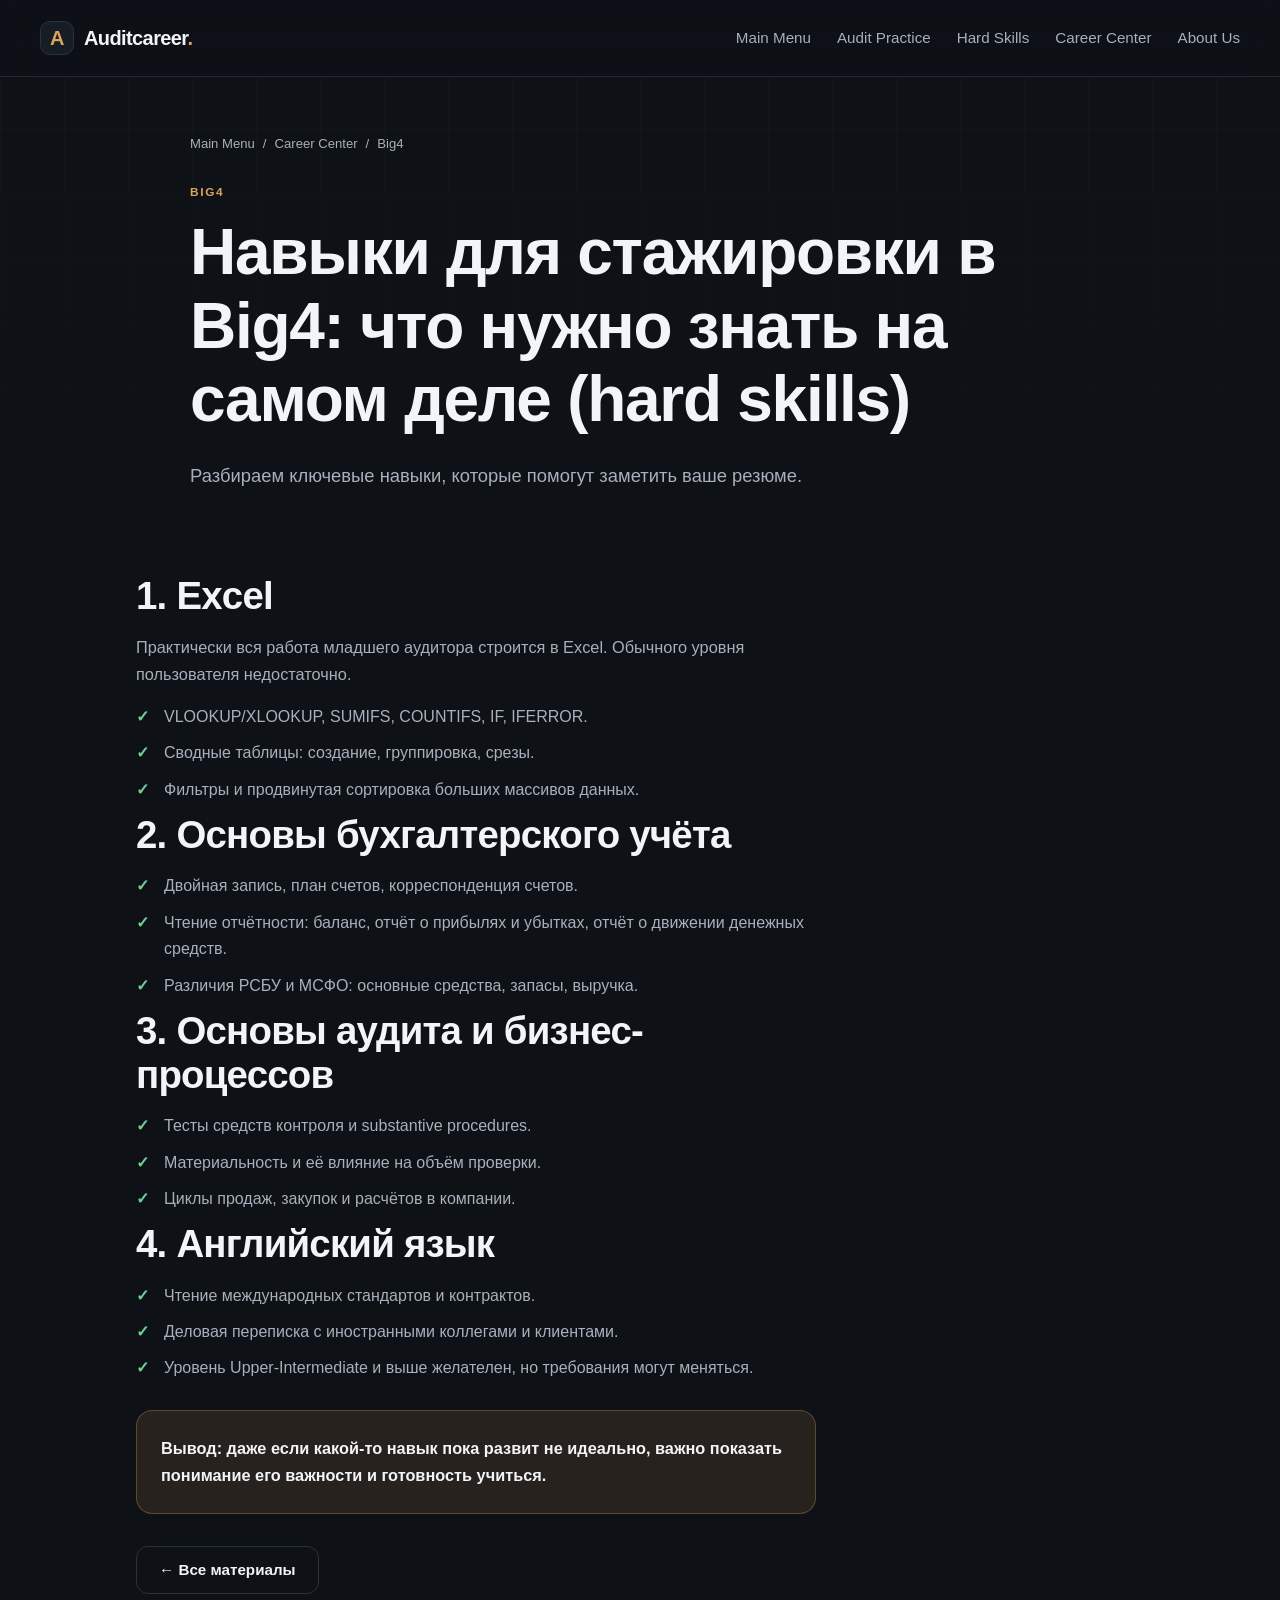
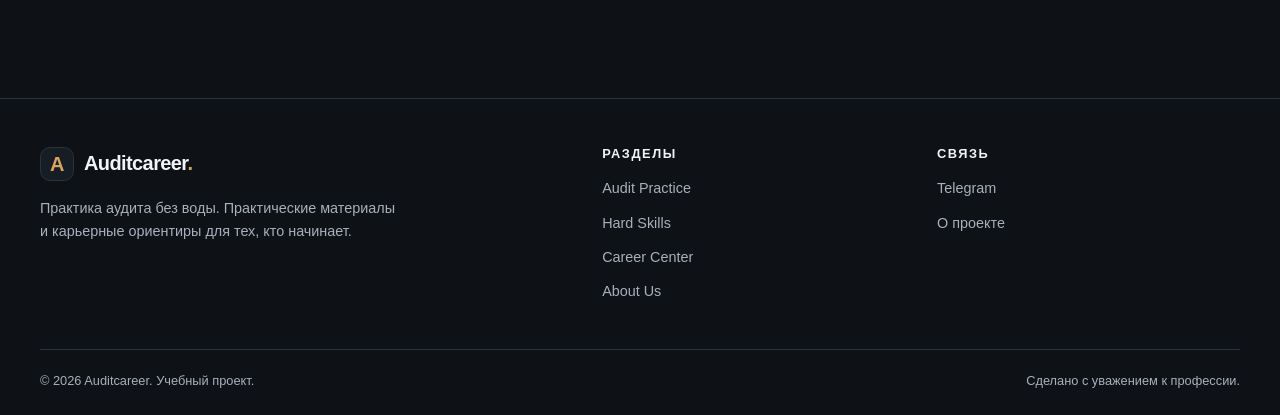
<file: big4-hard-skills.html>
<!doctype html>
<html lang="ru">
<head>
  <meta charset="utf-8">
  <meta name="viewport" content="width=device-width, initial-scale=1">
  <title>Навыки для стажировки в Big4: что нужно знать на самом деле (hard skills) — Auditcareer</title>
  <meta name="description" content="Ключевые hard skills для стажировки в Big4: Excel, учёт, аудит, английский и бизнес-процессы.">
  <meta property="og:type" content="website">
  <meta property="og:title" content="Навыки для стажировки в Big4: что нужно знать на самом деле (hard skills) — Auditcareer">
  <meta property="og:description" content="Ключевые hard skills для стажировки в Big4: Excel, учёт, аудит, английский и бизнес-процессы.">
  <meta property="og:url" content="https://auditcareer.ru/big4-hard-skills.html">
  <meta property="og:image" content="https://auditcareer.ru/assets/hero.svg">
  <meta name="theme-color" content="#0E1116">
  <link rel="icon" href="assets/favicon.svg" type="image/svg+xml">
  <link rel="stylesheet" href="styles.css">
</head>
<body data-page="career">
  <a class="skip-link" href="#main">Перейти к содержимому</a>
  <header class="site-header">
    <div class="container header-inner">
      <a class="brand" href="index.html" aria-label="Auditcareer — на главную">
        <span class="brand-mark" aria-hidden="true">A</span>
        <span class="brand-text">Auditcareer<span class="brand-dot">.</span></span>
      </a>
      <button class="menu-toggle" type="button" aria-label="Открыть меню" aria-expanded="false" aria-controls="site-nav">
        <span></span><span></span><span></span>
      </button>
      <nav class="site-nav" id="site-nav" aria-label="Основная навигация">
        <a href="index.html" class="nav-link">Main Menu</a><a href="cases.html" class="nav-link">Audit Practice</a><a href="tools.html" class="nav-link">Hard Skills</a><a href="career.html" class="nav-link">Career Center</a><a href="index.html#about" class="nav-link">About Us</a>
      </nav>
    </div>
  </header>
  <main id="main">
<section class="article-hero">
  <div class="container article-container">
    <nav class="breadcrumbs" aria-label="Хлебные крошки">
      <a href="index.html">Main Menu</a><span>/</span><a href="career.html">Career Center</a><span>/</span><span>Big4</span>
    </nav>
    <p class="eyebrow">Big4</p>
    <h1>Навыки для стажировки в Big4: что нужно знать на самом деле (hard skills)</h1>
    <p class="article-lead">Разбираем ключевые навыки, которые помогут заметить ваше резюме.</p>
  </div>
</section>
<section class="section section-tight">
  <div class="container article-layout">
    <article class="article-body">
<h2>1. Excel</h2>
<p>Практически вся работа младшего аудитора строится в Excel. Обычного уровня пользователя недостаточно.</p>
<ul class="check-list">
<li>VLOOKUP/XLOOKUP, SUMIFS, COUNTIFS, IF, IFERROR.</li>
<li>Сводные таблицы: создание, группировка, срезы.</li>
<li>Фильтры и продвинутая сортировка больших массивов данных.</li>
</ul>
<h2>2. Основы бухгалтерского учёта</h2>
<ul class="check-list">
<li>Двойная запись, план счетов, корреспонденция счетов.</li>
<li>Чтение отчётности: баланс, отчёт о прибылях и убытках, отчёт о движении денежных средств.</li>
<li>Различия РСБУ и МСФО: основные средства, запасы, выручка.</li>
</ul>
<h2>3. Основы аудита и бизнес-процессов</h2>
<ul class="check-list">
<li>Тесты средств контроля и substantive procedures.</li>
<li>Материальность и её влияние на объём проверки.</li>
<li>Циклы продаж, закупок и расчётов в компании.</li>
</ul>
<h2>4. Английский язык</h2>
<ul class="check-list">
<li>Чтение международных стандартов и контрактов.</li>
<li>Деловая переписка с иностранными коллегами и клиентами.</li>
<li>Уровень Upper-Intermediate и выше желателен, но требования могут меняться.</li>
</ul>
<div class="article-conclusion"><p>Вывод: даже если какой-то навык пока развит не идеально, важно показать понимание его важности и готовность учиться.</p></div>
      <div class="article-nav">
        <a class="btn btn-ghost" href="career.html">← Все материалы</a>
      </div>
    </article>
  </div>
</section>
  </main>
  <footer class="site-footer">
    <div class="container footer-grid">
      <div>
        <a class="brand" href="index.html" aria-label="Auditcareer — на главную">
          <span class="brand-mark" aria-hidden="true">A</span>
          <span class="brand-text">Auditcareer<span class="brand-dot">.</span></span>
        </a>
        <p class="footer-note">Практика аудита без воды. Практические материалы и карьерные ориентиры для тех, кто начинает.</p>
      </div>
      <div>
        <h2 class="footer-title">Разделы</h2>
        <ul class="footer-links">
          <li><a href="cases.html">Audit Practice</a></li>
          <li><a href="tools.html">Hard Skills</a></li>
          <li><a href="career.html">Career Center</a></li>
          <li><a href="index.html#about">About Us</a></li>
        </ul>
      </div>
      <div>
        <h2 class="footer-title">Связь</h2>
        <ul class="footer-links">
          <li><a href="https://t.me/" target="_blank" rel="noopener">Telegram</a></li>
          <li><a href="index.html#about">О проекте</a></li>
        </ul>
      </div>
    </div>
    <div class="container footer-bottom">
      <span>© 2026 Auditcareer. Учебный проект.</span>
      <span>Сделано с уважением к профессии.</span>
    </div>
  </footer>
  <button class="to-top" type="button" aria-label="Наверх">↑</button>
  <script src="script.js"></script>
</body>
</html>
</file>
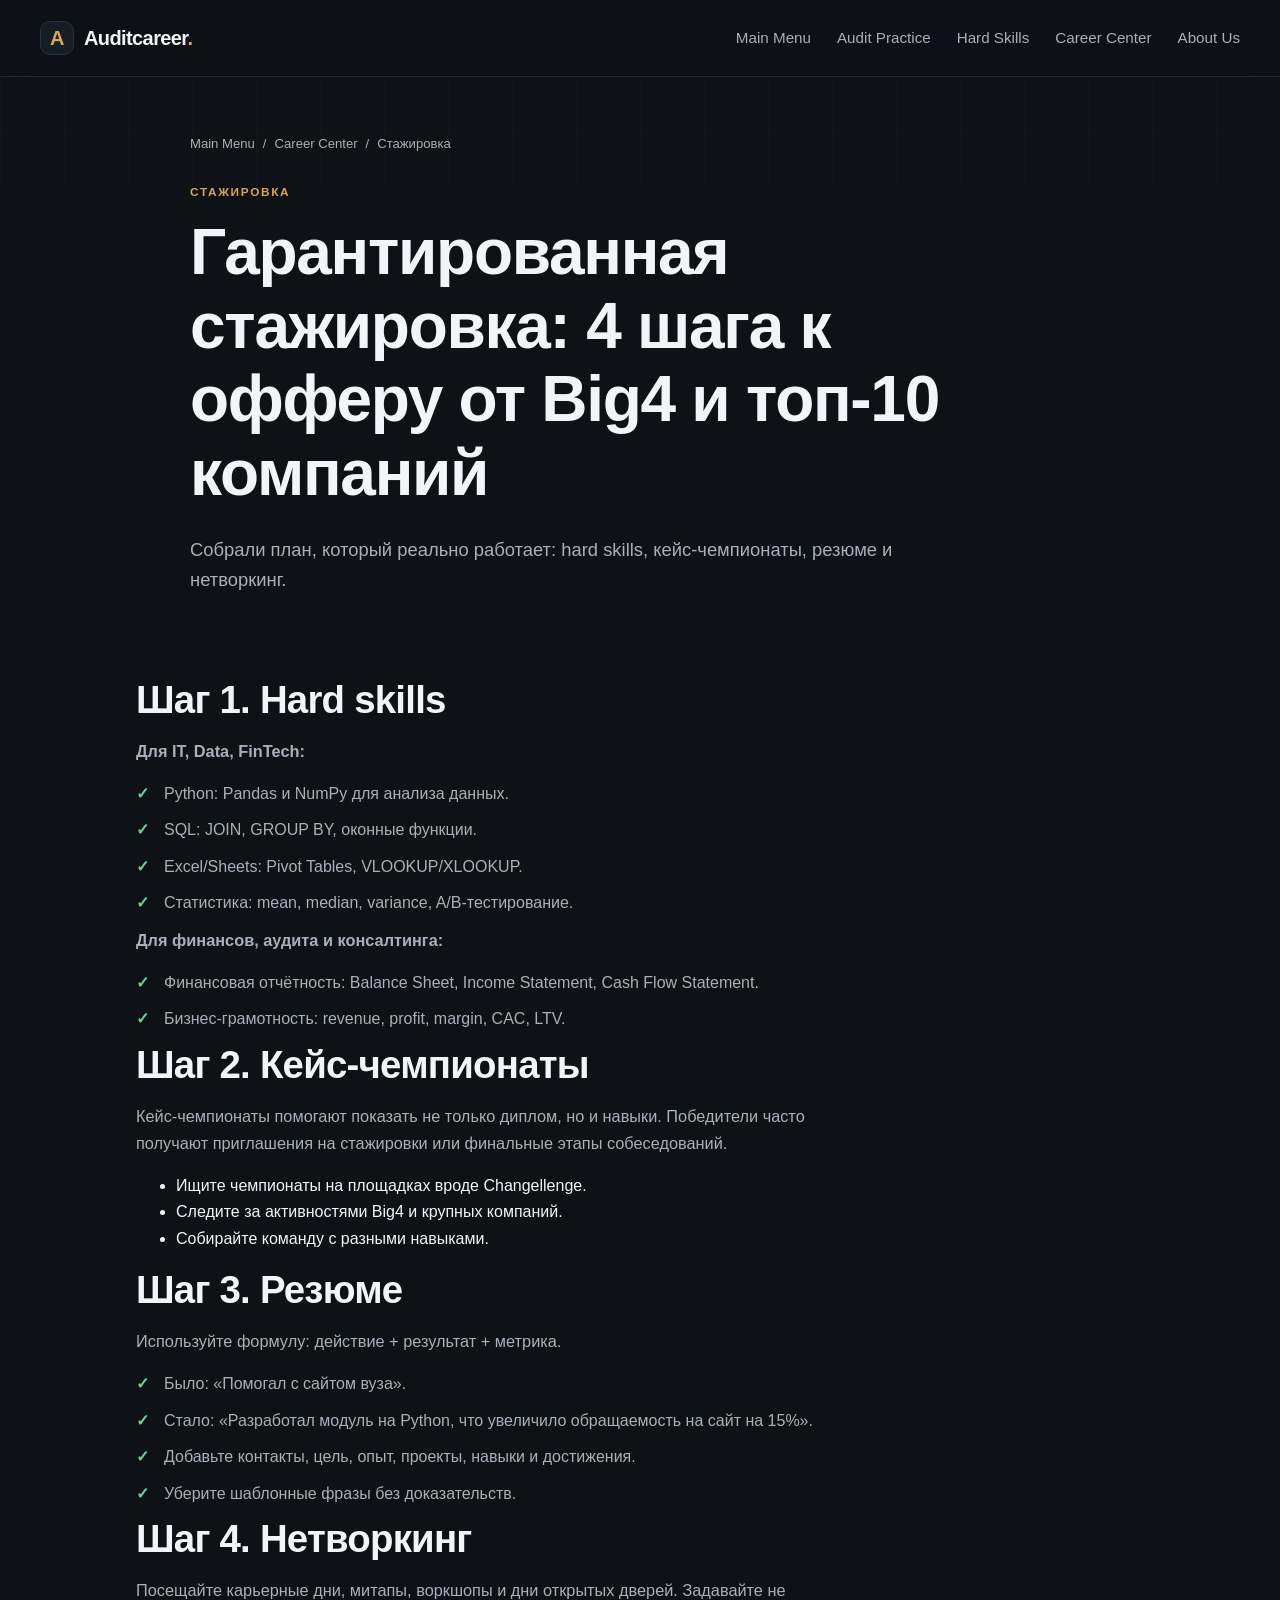
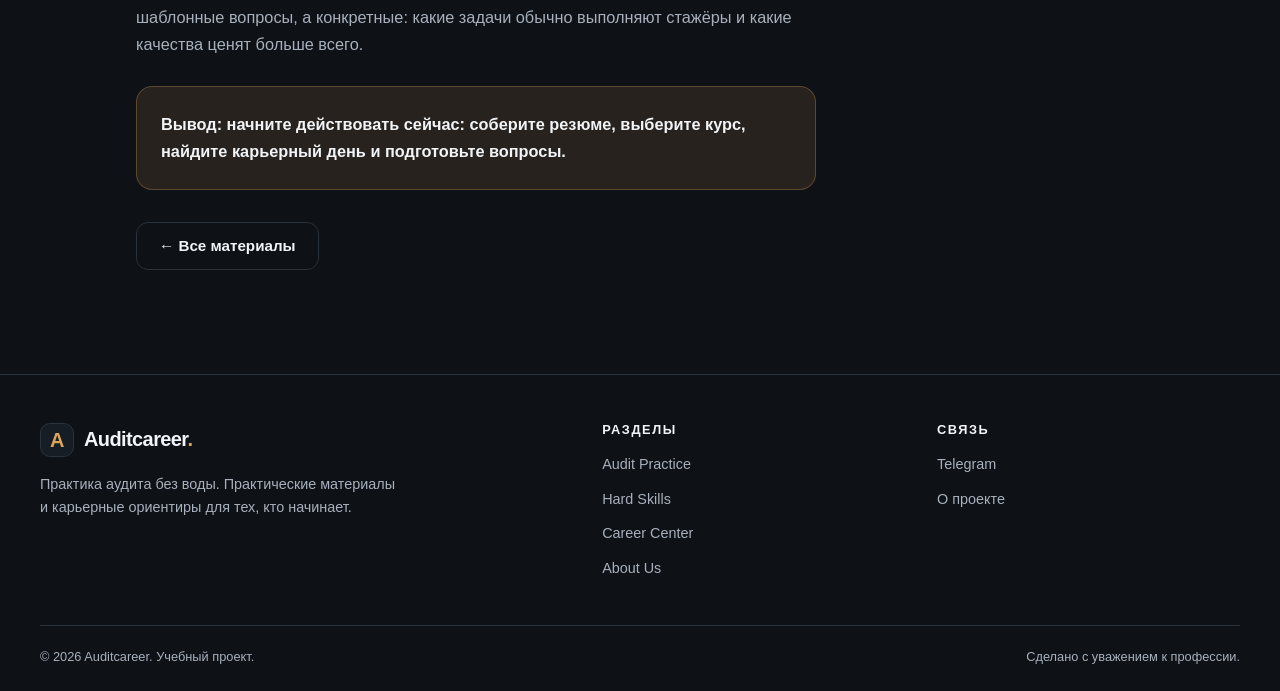
<file: big4-internship-plan.html>
<!doctype html>
<html lang="ru">
<head>
  <meta charset="utf-8">
  <meta name="viewport" content="width=device-width, initial-scale=1">
  <title>Гарантированная стажировка: 4 шага к офферу от Big4 и топ-10 компаний — Auditcareer</title>
  <meta name="description" content="Практический план подготовки к стажировке в Big4 и крупных компаниях.">
  <meta property="og:type" content="website">
  <meta property="og:title" content="Гарантированная стажировка: 4 шага к офферу от Big4 и топ-10 компаний — Auditcareer">
  <meta property="og:description" content="Практический план подготовки к стажировке в Big4 и крупных компаниях.">
  <meta property="og:url" content="https://auditcareer.ru/big4-internship-plan.html">
  <meta property="og:image" content="https://auditcareer.ru/assets/hero.svg">
  <meta name="theme-color" content="#0E1116">
  <link rel="icon" href="assets/favicon.svg" type="image/svg+xml">
  <link rel="stylesheet" href="styles.css">
</head>
<body data-page="career">
  <a class="skip-link" href="#main">Перейти к содержимому</a>
  <header class="site-header">
    <div class="container header-inner">
      <a class="brand" href="index.html" aria-label="Auditcareer — на главную">
        <span class="brand-mark" aria-hidden="true">A</span>
        <span class="brand-text">Auditcareer<span class="brand-dot">.</span></span>
      </a>
      <button class="menu-toggle" type="button" aria-label="Открыть меню" aria-expanded="false" aria-controls="site-nav">
        <span></span><span></span><span></span>
      </button>
      <nav class="site-nav" id="site-nav" aria-label="Основная навигация">
        <a href="index.html" class="nav-link">Main Menu</a><a href="cases.html" class="nav-link">Audit Practice</a><a href="tools.html" class="nav-link">Hard Skills</a><a href="career.html" class="nav-link">Career Center</a><a href="index.html#about" class="nav-link">About Us</a>
      </nav>
    </div>
  </header>
  <main id="main">
<section class="article-hero">
  <div class="container article-container">
    <nav class="breadcrumbs" aria-label="Хлебные крошки">
      <a href="index.html">Main Menu</a><span>/</span><a href="career.html">Career Center</a><span>/</span><span>Стажировка</span>
    </nav>
    <p class="eyebrow">Стажировка</p>
    <h1>Гарантированная стажировка: 4 шага к офферу от Big4 и топ-10 компаний</h1>
    <p class="article-lead">Собрали план, который реально работает: hard skills, кейс-чемпионаты, резюме и нетворкинг.</p>
  </div>
</section>
<section class="section section-tight">
  <div class="container article-layout">
    <article class="article-body">
<h2>Шаг 1. Hard skills</h2>
<p><strong>Для IT, Data, FinTech:</strong></p>
<ul class="check-list">
<li>Python: Pandas и NumPy для анализа данных.</li>
<li>SQL: JOIN, GROUP BY, оконные функции.</li>
<li>Excel/Sheets: Pivot Tables, VLOOKUP/XLOOKUP.</li>
<li>Статистика: mean, median, variance, A/B-тестирование.</li>
</ul>
<p><strong>Для финансов, аудита и консалтинга:</strong></p>
<ul class="check-list">
<li>Финансовая отчётность: Balance Sheet, Income Statement, Cash Flow Statement.</li>
<li>Бизнес-грамотность: revenue, profit, margin, CAC, LTV.</li>
</ul>
<h2>Шаг 2. Кейс-чемпионаты</h2>
<p>Кейс-чемпионаты помогают показать не только диплом, но и навыки. Победители часто получают приглашения на стажировки или финальные этапы собеседований.</p>
<ul>
<li>Ищите чемпионаты на площадках вроде Changellenge.</li>
<li>Следите за активностями Big4 и крупных компаний.</li>
<li>Собирайте команду с разными навыками.</li>
</ul>
<h2>Шаг 3. Резюме</h2>
<p>Используйте формулу: действие + результат + метрика.</p>
<ul class="check-list">
<li>Было: «Помогал с сайтом вуза».</li>
<li>Стало: «Разработал модуль на Python, что увеличило обращаемость на сайт на 15%».</li>
<li>Добавьте контакты, цель, опыт, проекты, навыки и достижения.</li>
<li>Уберите шаблонные фразы без доказательств.</li>
</ul>
<h2>Шаг 4. Нетворкинг</h2>
<p>Посещайте карьерные дни, митапы, воркшопы и дни открытых дверей. Задавайте не шаблонные вопросы, а конкретные: какие задачи обычно выполняют стажёры и какие качества ценят больше всего.</p>
<div class="article-conclusion"><p>Вывод: начните действовать сейчас: соберите резюме, выберите курс, найдите карьерный день и подготовьте вопросы.</p></div>
      <div class="article-nav">
        <a class="btn btn-ghost" href="career.html">← Все материалы</a>
      </div>
    </article>
  </div>
</section>
  </main>
  <footer class="site-footer">
    <div class="container footer-grid">
      <div>
        <a class="brand" href="index.html" aria-label="Auditcareer — на главную">
          <span class="brand-mark" aria-hidden="true">A</span>
          <span class="brand-text">Auditcareer<span class="brand-dot">.</span></span>
        </a>
        <p class="footer-note">Практика аудита без воды. Практические материалы и карьерные ориентиры для тех, кто начинает.</p>
      </div>
      <div>
        <h2 class="footer-title">Разделы</h2>
        <ul class="footer-links">
          <li><a href="cases.html">Audit Practice</a></li>
          <li><a href="tools.html">Hard Skills</a></li>
          <li><a href="career.html">Career Center</a></li>
          <li><a href="index.html#about">About Us</a></li>
        </ul>
      </div>
      <div>
        <h2 class="footer-title">Связь</h2>
        <ul class="footer-links">
          <li><a href="https://t.me/" target="_blank" rel="noopener">Telegram</a></li>
          <li><a href="index.html#about">О проекте</a></li>
        </ul>
      </div>
    </div>
    <div class="container footer-bottom">
      <span>© 2026 Auditcareer. Учебный проект.</span>
      <span>Сделано с уважением к профессии.</span>
    </div>
  </footer>
  <button class="to-top" type="button" aria-label="Наверх">↑</button>
  <script src="script.js"></script>
</body>
</html>
</file>
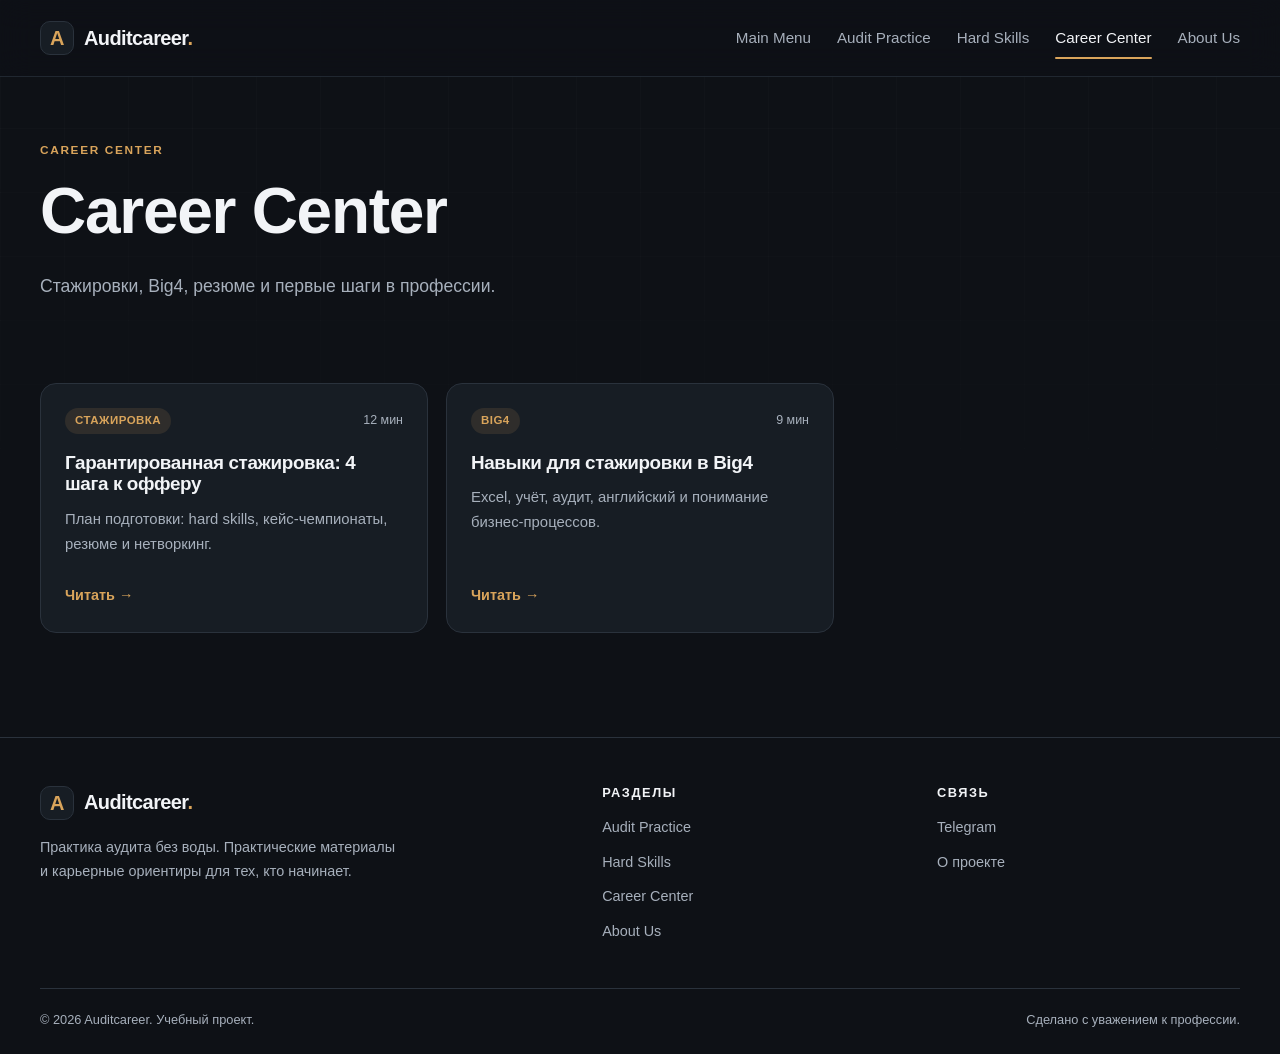
<file: career.html>
<!doctype html>
<html lang="ru">
<head>
  <meta charset="utf-8">
  <meta name="viewport" content="width=device-width, initial-scale=1">
  <title>Career Center — Auditcareer</title>
  <meta name="description" content="Стажировки, Big4, резюме и первые шаги в профессии.">
  <meta property="og:type" content="website">
  <meta property="og:title" content="Career Center — Auditcareer">
  <meta property="og:description" content="Стажировки, Big4, резюме и первые шаги в профессии.">
  <meta property="og:url" content="https://auditcareer.ru/career.html">
  <meta property="og:image" content="https://auditcareer.ru/assets/hero.svg">
  <meta name="theme-color" content="#0E1116">
  <link rel="icon" href="assets/favicon.svg" type="image/svg+xml">
  <link rel="stylesheet" href="styles.css">
  
</head>
<body data-page="career">
  <a class="skip-link" href="#main">Перейти к содержимому</a>
  <header class="site-header">
    <div class="container header-inner">
      <a class="brand" href="index.html" aria-label="Auditcareer — на главную">
        <span class="brand-mark" aria-hidden="true">A</span>
        <span class="brand-text">Auditcareer<span class="brand-dot">.</span></span>
      </a>
      <button class="menu-toggle" type="button" aria-label="Открыть меню" aria-expanded="false" aria-controls="site-nav">
        <span></span><span></span><span></span>
      </button>
      <nav class="site-nav" id="site-nav" aria-label="Основная навигация">
        <a href="index.html" class="nav-link" aria-current="">Main Menu</a><a href="cases.html" class="nav-link" aria-current="">Audit Practice</a><a href="tools.html" class="nav-link" aria-current="">Hard Skills</a><a href="career.html" class="nav-link is-active" aria-current="page">Career Center</a><a href="index.html#about" class="nav-link" aria-current="">About Us</a>
      </nav>
    </div>
  </header>
  <main id="main">
<section class="page-hero">
  <div class="container">
    <p class="eyebrow">Career Center</p>
    <h1>Career Center</h1>
    <p class="page-lead">Стажировки, Big4, резюме и первые шаги в профессии.</p>
  </div>
</section>
<section class="section section-tight">
  <div class="container">
    <div class="card-grid">
      <article class="article-card">
        <div class="card-top"><span class="tag">Стажировка</span><span class="read-time">12 мин</span></div>
        <h2><a href="big4-internship-plan.html">Гарантированная стажировка: 4 шага к офферу</a></h2>
        <p>План подготовки: hard skills, кейс-чемпионаты, резюме и нетворкинг.</p>
        <a class="card-link" href="big4-internship-plan.html">Читать →</a>
      </article>
      <article class="article-card">
        <div class="card-top"><span class="tag">Big4</span><span class="read-time">9 мин</span></div>
        <h2><a href="big4-hard-skills.html">Навыки для стажировки в Big4</a></h2>
        <p>Excel, учёт, аудит, английский и понимание бизнес-процессов.</p>
        <a class="card-link" href="big4-hard-skills.html">Читать →</a>
      </article>
    </div>
  </div>
</section>
  </main>
  <footer class="site-footer">
    <div class="container footer-grid">
      <div>
        <a class="brand" href="index.html" aria-label="Auditcareer — на главную">
          <span class="brand-mark" aria-hidden="true">A</span>
          <span class="brand-text">Auditcareer<span class="brand-dot">.</span></span>
        </a>
        <p class="footer-note">Практика аудита без воды. Практические материалы и карьерные ориентиры для тех, кто начинает.</p>
      </div>
      <div>
        <h2 class="footer-title">Разделы</h2>
        <ul class="footer-links">
          <li><a href="cases.html">Audit Practice</a></li>
          <li><a href="tools.html">Hard Skills</a></li>
          <li><a href="career.html">Career Center</a></li>
          <li><a href="index.html#about">About Us</a></li>
        </ul>
      </div>
      <div>
        <h2 class="footer-title">Связь</h2>
        <ul class="footer-links">
          <li><a href="https://t.me/" target="_blank" rel="noopener">Telegram</a></li>
          <li><a href="index.html#about">О проекте</a></li>
        </ul>
      </div>
    </div>
    <div class="container footer-bottom">
      <span>© 2026 Auditcareer. Учебный проект.</span>
      <span>Сделано с уважением к профессии.</span>
    </div>
  </footer>
  <button class="to-top" type="button" aria-label="Наверх">↑</button>
  <script src="script.js"></script>
</body>
</html>
</file>
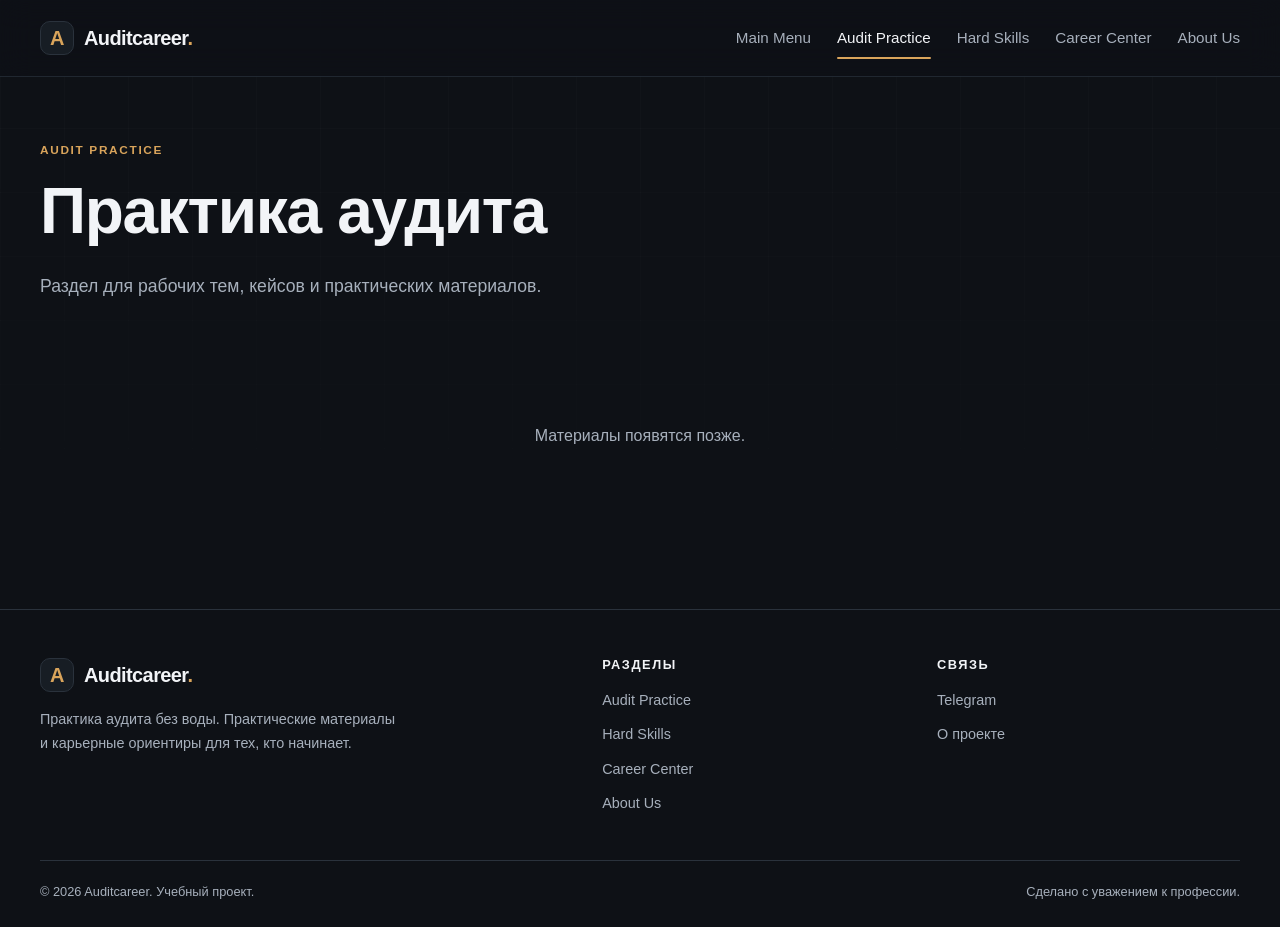
<file: cases.html>
<!doctype html>
<html lang="ru">
<head>
  <meta charset="utf-8">
  <meta name="viewport" content="width=device-width, initial-scale=1">
  <title>Audit Practice — Auditcareer</title>
  <meta name="description" content="Практические материалы и рабочие ситуации из аудита.">
  <meta property="og:type" content="website">
  <meta property="og:title" content="Audit Practice — Auditcareer">
  <meta property="og:description" content="Практические материалы и рабочие ситуации из аудита.">
  <meta property="og:url" content="https://auditcareer.ru/cases.html">
  <meta property="og:image" content="https://auditcareer.ru/assets/hero.svg">
  <meta name="theme-color" content="#0E1116">
  <link rel="icon" href="assets/favicon.svg" type="image/svg+xml">
  <link rel="stylesheet" href="styles.css">
  
</head>
<body data-page="cases">
  <a class="skip-link" href="#main">Перейти к содержимому</a>
  <header class="site-header">
    <div class="container header-inner">
      <a class="brand" href="index.html" aria-label="Auditcareer — на главную">
        <span class="brand-mark" aria-hidden="true">A</span>
        <span class="brand-text">Auditcareer<span class="brand-dot">.</span></span>
      </a>
      <button class="menu-toggle" type="button" aria-label="Открыть меню" aria-expanded="false" aria-controls="site-nav">
        <span></span><span></span><span></span>
      </button>
      <nav class="site-nav" id="site-nav" aria-label="Основная навигация">
        <a href="index.html" class="nav-link" aria-current="">Main Menu</a><a href="cases.html" class="nav-link is-active" aria-current="page">Audit Practice</a><a href="tools.html" class="nav-link" aria-current="">Hard Skills</a><a href="career.html" class="nav-link" aria-current="">Career Center</a><a href="index.html#about" class="nav-link" aria-current="">About Us</a>
      </nav>
    </div>
  </header>
  <main id="main">
<section class="page-hero">
  <div class="container">
    <p class="eyebrow">Audit Practice</p>
    <h1>Практика аудита</h1>
    <p class="page-lead">Раздел для рабочих тем, кейсов и практических материалов.</p>
  </div>
</section>
<section class="section section-tight">
  <div class="container">
    <p class="empty-state">Материалы появятся позже.</p>
  </div>
</section>
  </main>
  <footer class="site-footer">
    <div class="container footer-grid">
      <div>
        <a class="brand" href="index.html" aria-label="Auditcareer — на главную">
          <span class="brand-mark" aria-hidden="true">A</span>
          <span class="brand-text">Auditcareer<span class="brand-dot">.</span></span>
        </a>
        <p class="footer-note">Практика аудита без воды. Практические материалы и карьерные ориентиры для тех, кто начинает.</p>
      </div>
      <div>
        <h2 class="footer-title">Разделы</h2>
        <ul class="footer-links">
          <li><a href="cases.html">Audit Practice</a></li>
          <li><a href="tools.html">Hard Skills</a></li>
          <li><a href="career.html">Career Center</a></li>
          <li><a href="index.html#about">About Us</a></li>
        </ul>
      </div>
      <div>
        <h2 class="footer-title">Связь</h2>
        <ul class="footer-links">
          <li><a href="https://t.me/" target="_blank" rel="noopener">Telegram</a></li>
          <li><a href="index.html#about">О проекте</a></li>
        </ul>
      </div>
    </div>
    <div class="container footer-bottom">
      <span>© 2026 Auditcareer. Учебный проект.</span>
      <span>Сделано с уважением к профессии.</span>
    </div>
  </footer>
  <button class="to-top" type="button" aria-label="Наверх">↑</button>
  <script src="script.js"></script>
</body>
</html>
</file>
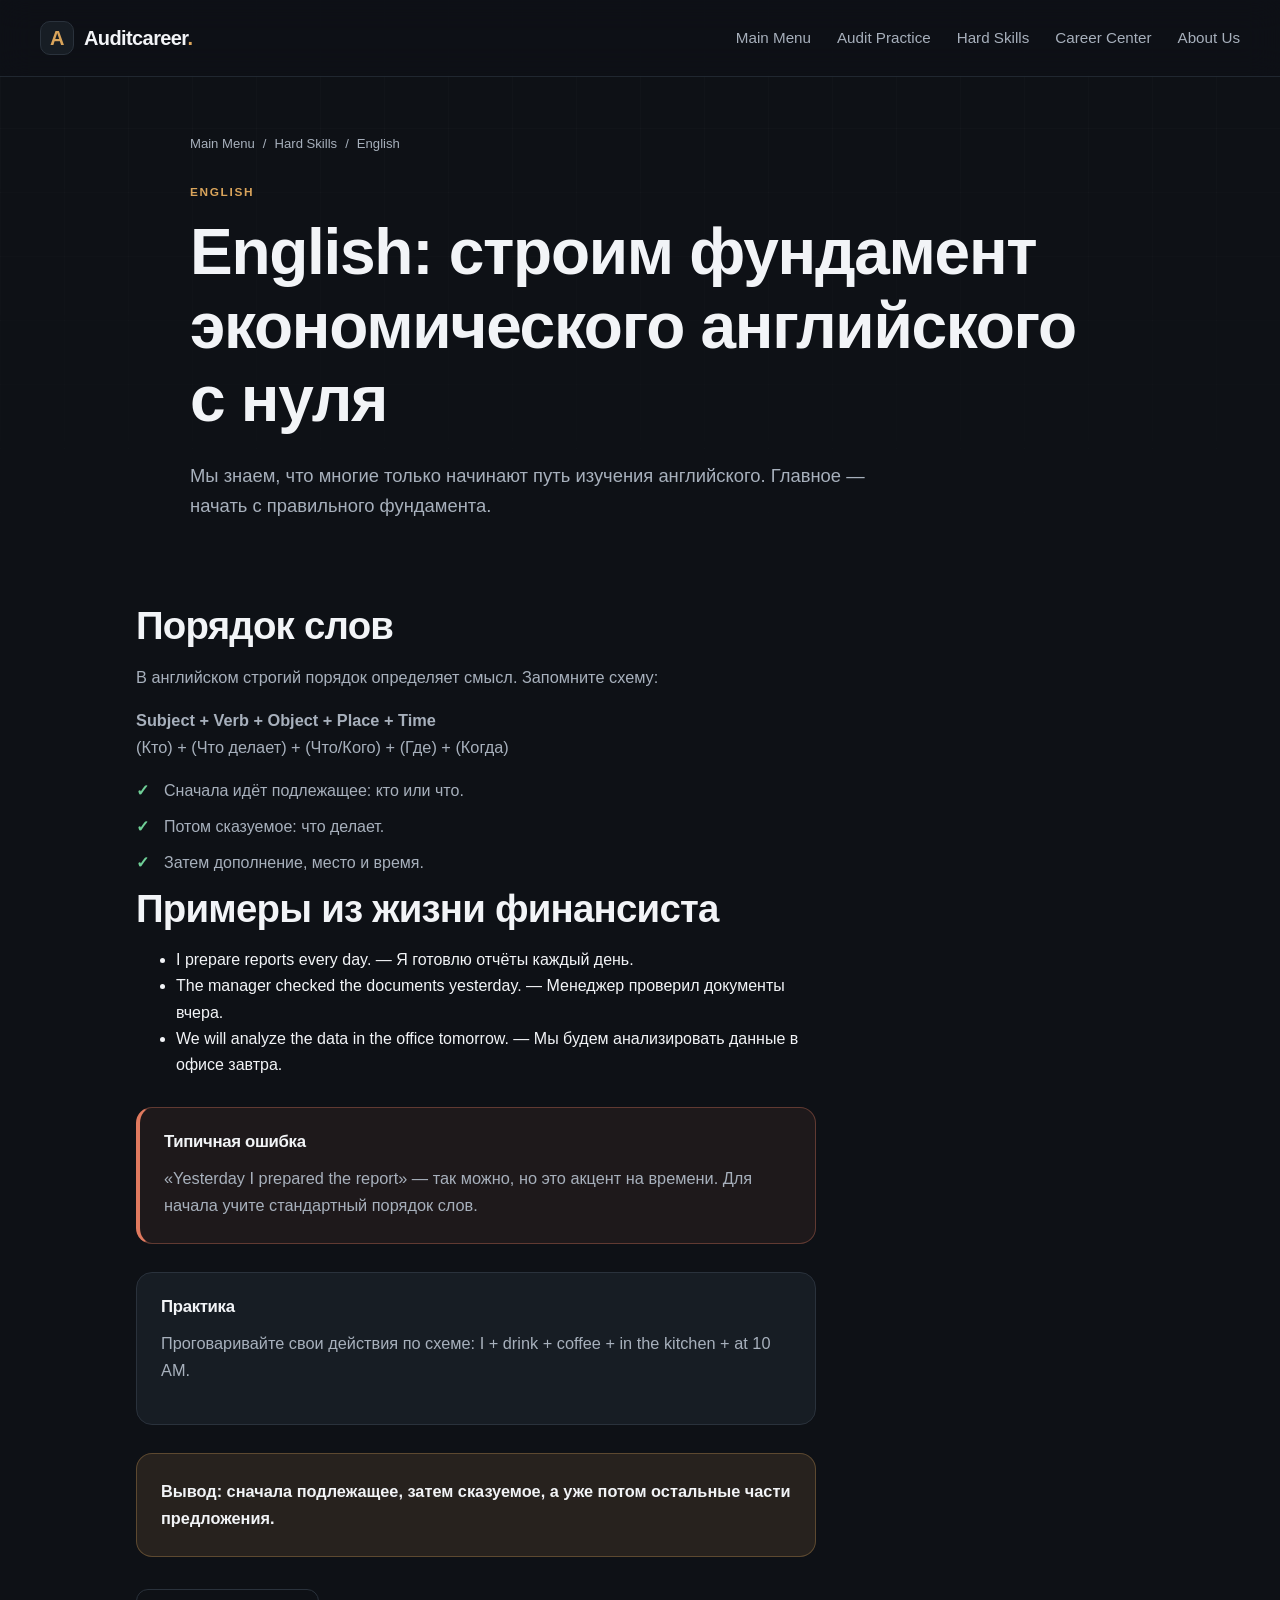
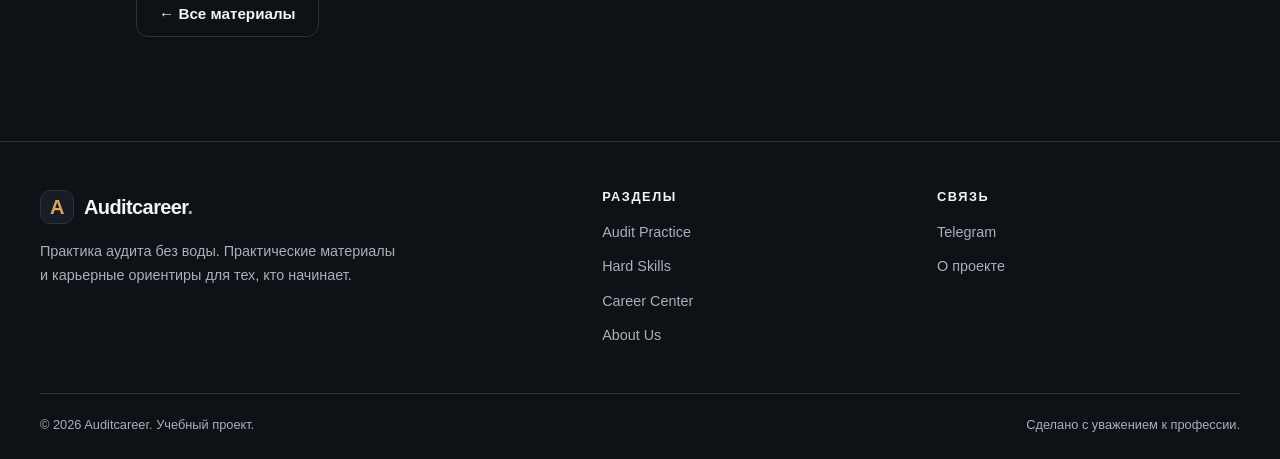
<file: english-foundations.html>
<!doctype html>
<html lang="ru">
<head>
  <meta charset="utf-8">
  <meta name="viewport" content="width=device-width, initial-scale=1">
  <title>English: строим фундамент экономического английского с нуля — Auditcareer</title>
  <meta name="description" content="Базовое правило порядка слов в английском и примеры для финансиста.">
  <meta property="og:type" content="website">
  <meta property="og:title" content="English: строим фундамент экономического английского с нуля — Auditcareer">
  <meta property="og:description" content="Базовое правило порядка слов в английском и примеры для финансиста.">
  <meta property="og:url" content="https://auditcareer.ru/english-foundations.html">
  <meta property="og:image" content="https://auditcareer.ru/assets/hero.svg">
  <meta name="theme-color" content="#0E1116">
  <link rel="icon" href="assets/favicon.svg" type="image/svg+xml">
  <link rel="stylesheet" href="styles.css">
</head>
<body data-page="tools">
  <a class="skip-link" href="#main">Перейти к содержимому</a>
  <header class="site-header">
    <div class="container header-inner">
      <a class="brand" href="index.html" aria-label="Auditcareer — на главную">
        <span class="brand-mark" aria-hidden="true">A</span>
        <span class="brand-text">Auditcareer<span class="brand-dot">.</span></span>
      </a>
      <button class="menu-toggle" type="button" aria-label="Открыть меню" aria-expanded="false" aria-controls="site-nav">
        <span></span><span></span><span></span>
      </button>
      <nav class="site-nav" id="site-nav" aria-label="Основная навигация">
        <a href="index.html" class="nav-link">Main Menu</a><a href="cases.html" class="nav-link">Audit Practice</a><a href="tools.html" class="nav-link">Hard Skills</a><a href="career.html" class="nav-link">Career Center</a><a href="index.html#about" class="nav-link">About Us</a>
      </nav>
    </div>
  </header>
  <main id="main">
<section class="article-hero">
  <div class="container article-container">
    <nav class="breadcrumbs" aria-label="Хлебные крошки">
      <a href="index.html">Main Menu</a><span>/</span><a href="tools.html">Hard Skills</a><span>/</span><span>English</span>
    </nav>
    <p class="eyebrow">English</p>
    <h1>English: строим фундамент экономического английского с нуля</h1>
    <p class="article-lead">Мы знаем, что многие только начинают путь изучения английского. Главное — начать с правильного фундамента.</p>
  </div>
</section>
<section class="section section-tight">
  <div class="container article-layout">
    <article class="article-body">
<h2>Порядок слов</h2>
<p>В английском строгий порядок определяет смысл. Запомните схему:</p>
<p><strong>Subject + Verb + Object + Place + Time</strong><br>(Кто) + (Что делает) + (Что/Кого) + (Где) + (Когда)</p>
<ul class="check-list">
<li>Сначала идёт подлежащее: кто или что.</li>
<li>Потом сказуемое: что делает.</li>
<li>Затем дополнение, место и время.</li>
</ul>
<h2>Примеры из жизни финансиста</h2>
<ul>
<li>I prepare reports every day. — Я готовлю отчёты каждый день.</li>
<li>The manager checked the documents yesterday. — Менеджер проверил документы вчера.</li>
<li>We will analyze the data in the office tomorrow. — Мы будем анализировать данные в офисе завтра.</li>
</ul>
<div class="warning"><h2>Типичная ошибка</h2><p>«Yesterday I prepared the report» — так можно, но это акцент на времени. Для начала учите стандартный порядок слов.</p></div>
<div class="callout"><h2>Практика</h2><p>Проговаривайте свои действия по схеме: I + drink + coffee + in the kitchen + at 10 AM.</p></div>
<div class="article-conclusion"><p>Вывод: сначала подлежащее, затем сказуемое, а уже потом остальные части предложения.</p></div>
      <div class="article-nav">
        <a class="btn btn-ghost" href="tools.html">← Все материалы</a>
      </div>
    </article>
  </div>
</section>
  </main>
  <footer class="site-footer">
    <div class="container footer-grid">
      <div>
        <a class="brand" href="index.html" aria-label="Auditcareer — на главную">
          <span class="brand-mark" aria-hidden="true">A</span>
          <span class="brand-text">Auditcareer<span class="brand-dot">.</span></span>
        </a>
        <p class="footer-note">Практика аудита без воды. Практические материалы и карьерные ориентиры для тех, кто начинает.</p>
      </div>
      <div>
        <h2 class="footer-title">Разделы</h2>
        <ul class="footer-links">
          <li><a href="cases.html">Audit Practice</a></li>
          <li><a href="tools.html">Hard Skills</a></li>
          <li><a href="career.html">Career Center</a></li>
          <li><a href="index.html#about">About Us</a></li>
        </ul>
      </div>
      <div>
        <h2 class="footer-title">Связь</h2>
        <ul class="footer-links">
          <li><a href="https://t.me/" target="_blank" rel="noopener">Telegram</a></li>
          <li><a href="index.html#about">О проекте</a></li>
        </ul>
      </div>
    </div>
    <div class="container footer-bottom">
      <span>© 2026 Auditcareer. Учебный проект.</span>
      <span>Сделано с уважением к профессии.</span>
    </div>
  </footer>
  <button class="to-top" type="button" aria-label="Наверх">↑</button>
  <script src="script.js"></script>
</body>
</html>
</file>
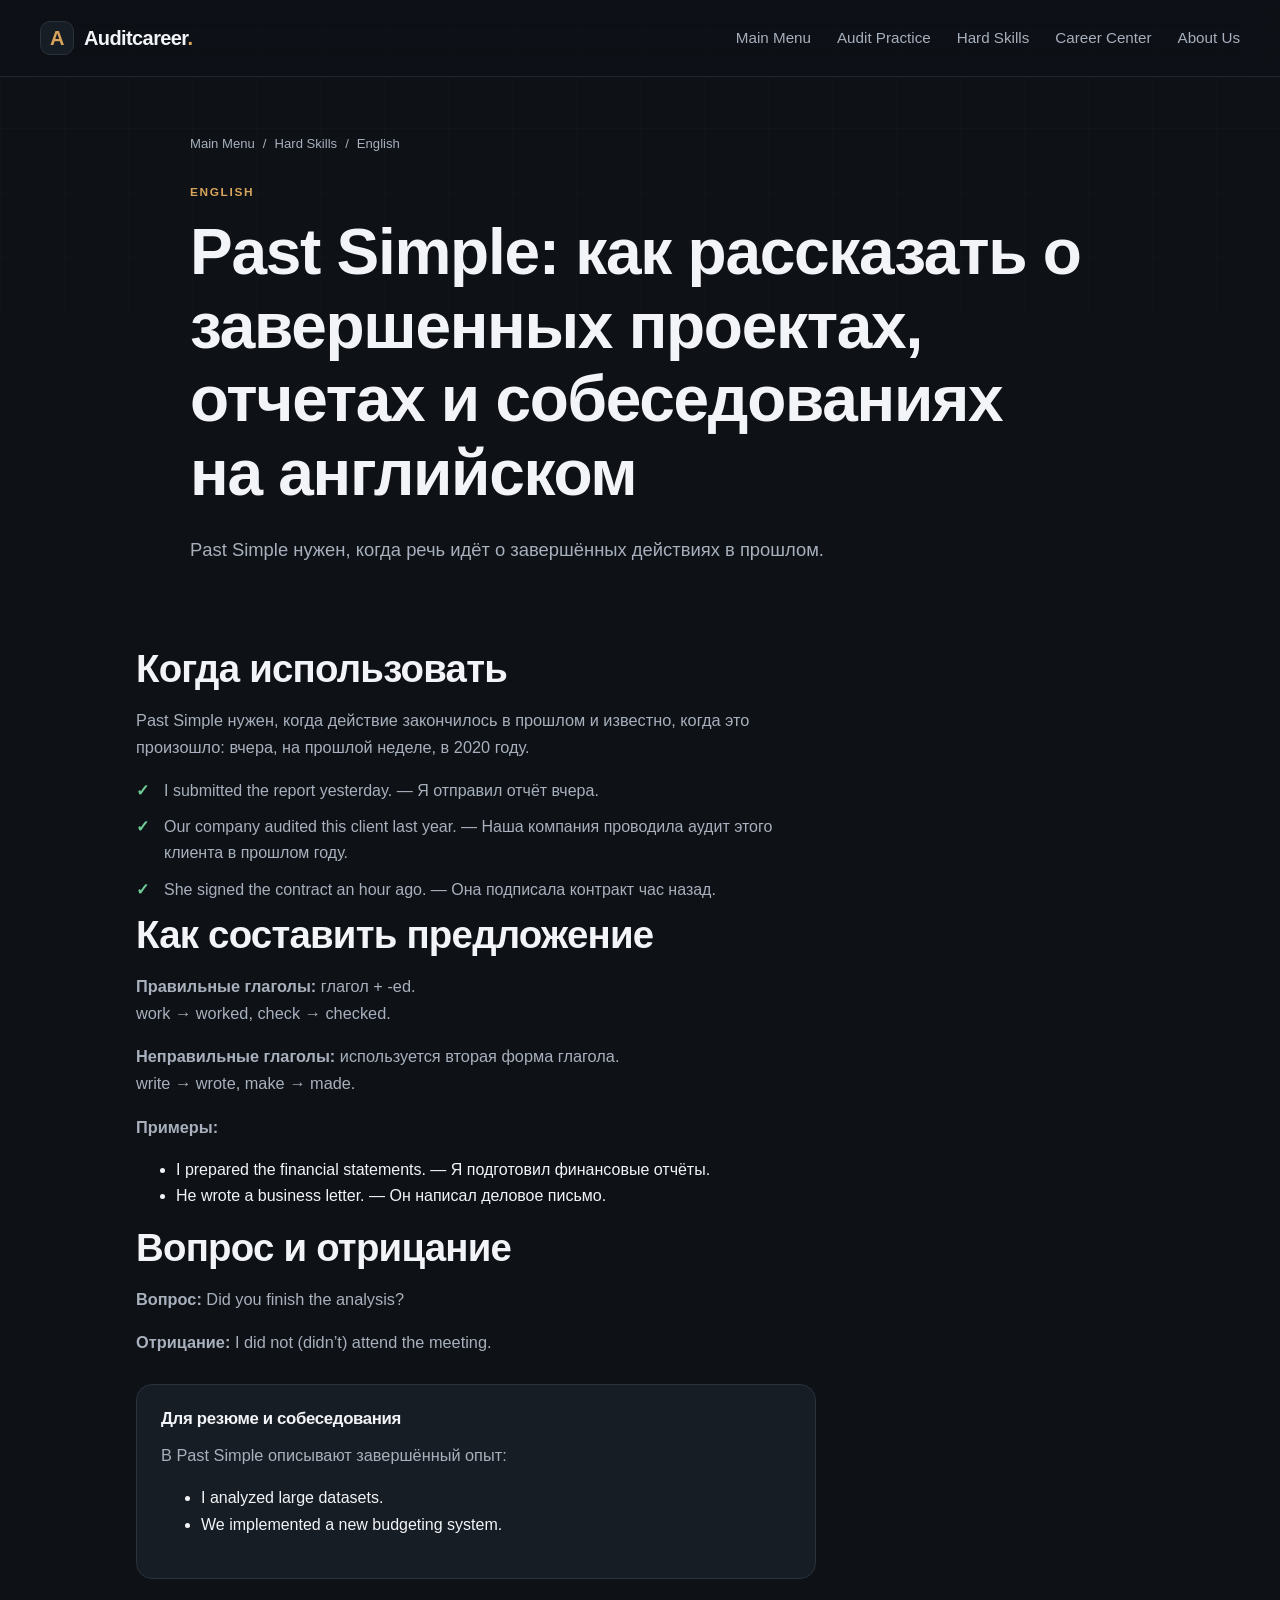
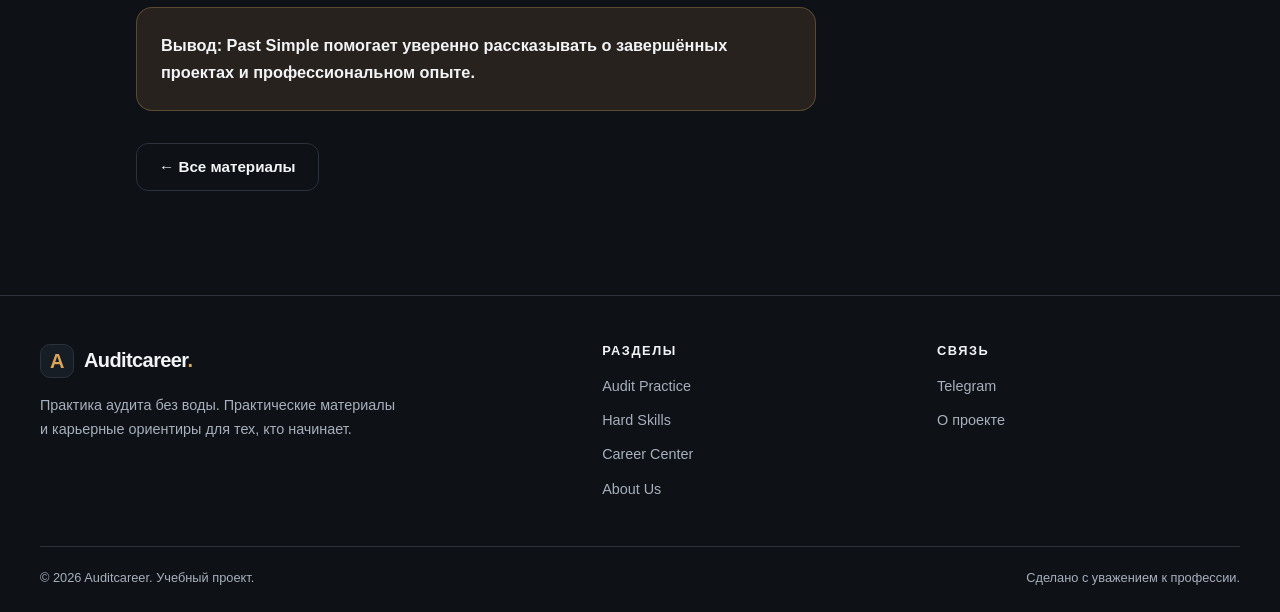
<file: english-past-simple.html>
<!doctype html>
<html lang="ru">
<head>
  <meta charset="utf-8">
  <meta name="viewport" content="width=device-width, initial-scale=1">
  <title>Past Simple: как рассказать о завершенных проектах, отчетах и собеседованиях на английском — Auditcareer</title>
  <meta name="description" content="Past Simple для рассказа о завершённом опыте, проектах и собеседованиях.">
  <meta property="og:type" content="website">
  <meta property="og:title" content="Past Simple: как рассказать о завершенных проектах, отчетах и собеседованиях на английском — Auditcareer">
  <meta property="og:description" content="Past Simple для рассказа о завершённом опыте, проектах и собеседованиях.">
  <meta property="og:url" content="https://auditcareer.ru/english-past-simple.html">
  <meta property="og:image" content="https://auditcareer.ru/assets/hero.svg">
  <meta name="theme-color" content="#0E1116">
  <link rel="icon" href="assets/favicon.svg" type="image/svg+xml">
  <link rel="stylesheet" href="styles.css">
</head>
<body data-page="tools">
  <a class="skip-link" href="#main">Перейти к содержимому</a>
  <header class="site-header">
    <div class="container header-inner">
      <a class="brand" href="index.html" aria-label="Auditcareer — на главную">
        <span class="brand-mark" aria-hidden="true">A</span>
        <span class="brand-text">Auditcareer<span class="brand-dot">.</span></span>
      </a>
      <button class="menu-toggle" type="button" aria-label="Открыть меню" aria-expanded="false" aria-controls="site-nav">
        <span></span><span></span><span></span>
      </button>
      <nav class="site-nav" id="site-nav" aria-label="Основная навигация">
        <a href="index.html" class="nav-link">Main Menu</a><a href="cases.html" class="nav-link">Audit Practice</a><a href="tools.html" class="nav-link">Hard Skills</a><a href="career.html" class="nav-link">Career Center</a><a href="index.html#about" class="nav-link">About Us</a>
      </nav>
    </div>
  </header>
  <main id="main">
<section class="article-hero">
  <div class="container article-container">
    <nav class="breadcrumbs" aria-label="Хлебные крошки">
      <a href="index.html">Main Menu</a><span>/</span><a href="tools.html">Hard Skills</a><span>/</span><span>English</span>
    </nav>
    <p class="eyebrow">English</p>
    <h1>Past Simple: как рассказать о завершенных проектах, отчетах и собеседованиях на английском</h1>
    <p class="article-lead">Past Simple нужен, когда речь идёт о завершённых действиях в прошлом.</p>
  </div>
</section>
<section class="section section-tight">
  <div class="container article-layout">
    <article class="article-body">
<h2>Когда использовать</h2>
<p>Past Simple нужен, когда действие закончилось в прошлом и известно, когда это произошло: вчера, на прошлой неделе, в 2020 году.</p>
<ul class="check-list">
<li>I submitted the report yesterday. — Я отправил отчёт вчера.</li>
<li>Our company audited this client last year. — Наша компания проводила аудит этого клиента в прошлом году.</li>
<li>She signed the contract an hour ago. — Она подписала контракт час назад.</li>
</ul>
<h2>Как составить предложение</h2>
<p><strong>Правильные глаголы:</strong> глагол + -ed.<br>work → worked, check → checked.</p>
<p><strong>Неправильные глаголы:</strong> используется вторая форма глагола.<br>write → wrote, make → made.</p>
<p><strong>Примеры:</strong></p>
<ul>
<li>I prepared the financial statements. — Я подготовил финансовые отчёты.</li>
<li>He wrote a business letter. — Он написал деловое письмо.</li>
</ul>
<h2>Вопрос и отрицание</h2>
<p><strong>Вопрос:</strong> Did you finish the analysis?</p>
<p><strong>Отрицание:</strong> I did not (didn’t) attend the meeting.</p>
<div class="callout"><h2>Для резюме и собеседования</h2><p>В Past Simple описывают завершённый опыт:</p><ul><li>I analyzed large datasets.</li><li>We implemented a new budgeting system.</li></ul></div>
<div class="article-conclusion"><p>Вывод: Past Simple помогает уверенно рассказывать о завершённых проектах и профессиональном опыте.</p></div>
      <div class="article-nav">
        <a class="btn btn-ghost" href="tools.html">← Все материалы</a>
      </div>
    </article>
  </div>
</section>
  </main>
  <footer class="site-footer">
    <div class="container footer-grid">
      <div>
        <a class="brand" href="index.html" aria-label="Auditcareer — на главную">
          <span class="brand-mark" aria-hidden="true">A</span>
          <span class="brand-text">Auditcareer<span class="brand-dot">.</span></span>
        </a>
        <p class="footer-note">Практика аудита без воды. Практические материалы и карьерные ориентиры для тех, кто начинает.</p>
      </div>
      <div>
        <h2 class="footer-title">Разделы</h2>
        <ul class="footer-links">
          <li><a href="cases.html">Audit Practice</a></li>
          <li><a href="tools.html">Hard Skills</a></li>
          <li><a href="career.html">Career Center</a></li>
          <li><a href="index.html#about">About Us</a></li>
        </ul>
      </div>
      <div>
        <h2 class="footer-title">Связь</h2>
        <ul class="footer-links">
          <li><a href="https://t.me/" target="_blank" rel="noopener">Telegram</a></li>
          <li><a href="index.html#about">О проекте</a></li>
        </ul>
      </div>
    </div>
    <div class="container footer-bottom">
      <span>© 2026 Auditcareer. Учебный проект.</span>
      <span>Сделано с уважением к профессии.</span>
    </div>
  </footer>
  <button class="to-top" type="button" aria-label="Наверх">↑</button>
  <script src="script.js"></script>
</body>
</html>
</file>
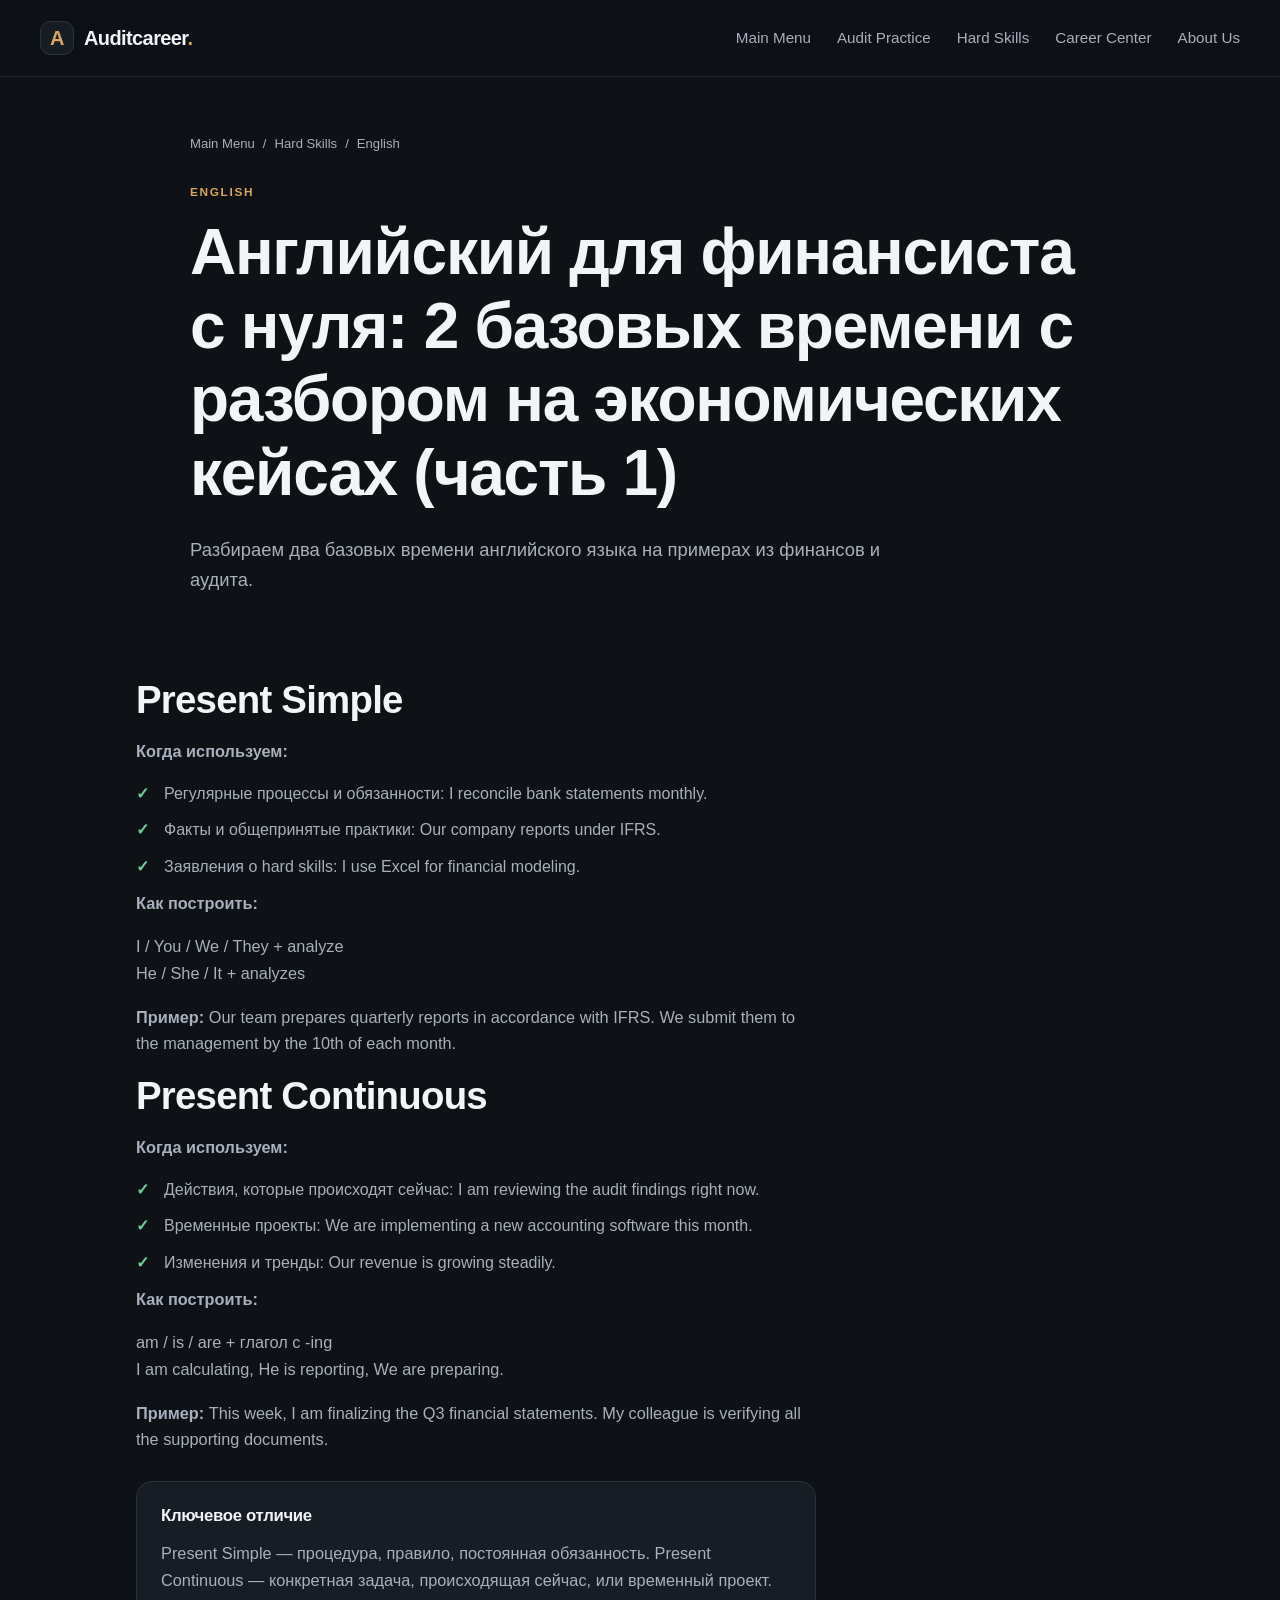
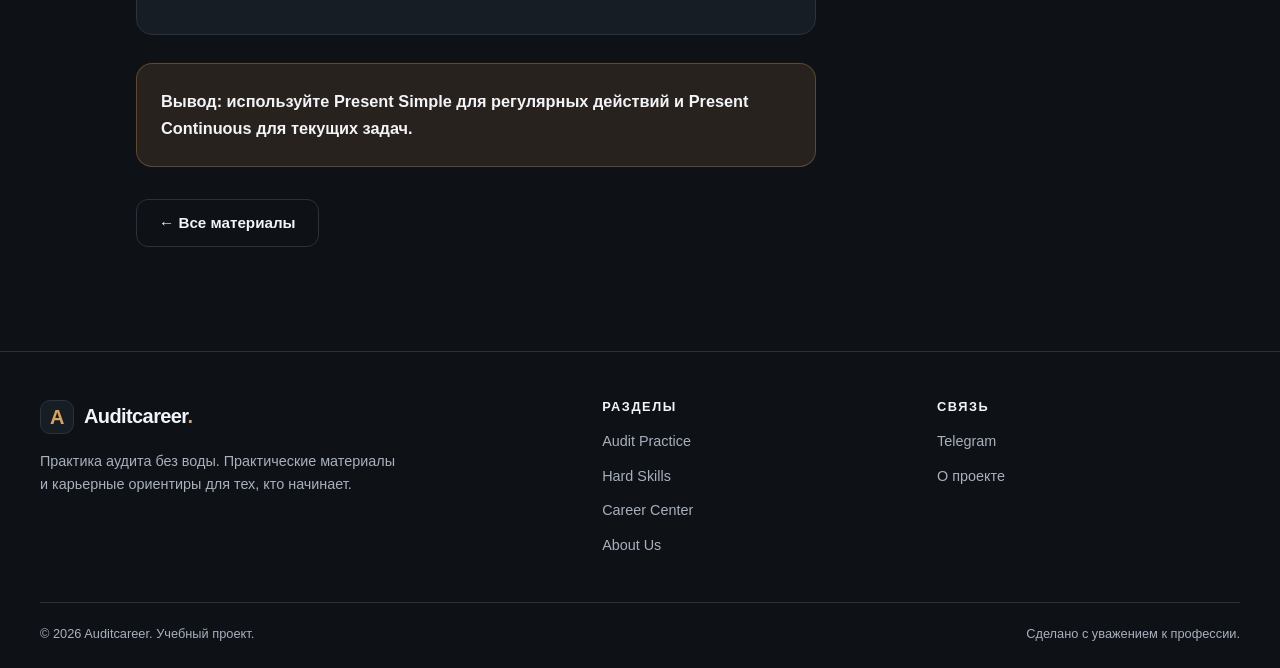
<file: english-present-tenses.html>
<!doctype html>
<html lang="ru">
<head>
  <meta charset="utf-8">
  <meta name="viewport" content="width=device-width, initial-scale=1">
  <title>Английский для финансиста с нуля: 2 базовых времени с разбором на экономических кейсах (часть 1) — Auditcareer</title>
  <meta name="description" content="Present Simple и Present Continuous на примерах из финансов и аудита.">
  <meta property="og:type" content="website">
  <meta property="og:title" content="Английский для финансиста с нуля: 2 базовых времени с разбором на экономических кейсах (часть 1) — Auditcareer">
  <meta property="og:description" content="Present Simple и Present Continuous на примерах из финансов и аудита.">
  <meta property="og:url" content="https://auditcareer.ru/english-present-tenses.html">
  <meta property="og:image" content="https://auditcareer.ru/assets/hero.svg">
  <meta name="theme-color" content="#0E1116">
  <link rel="icon" href="assets/favicon.svg" type="image/svg+xml">
  <link rel="stylesheet" href="styles.css">
</head>
<body data-page="tools">
  <a class="skip-link" href="#main">Перейти к содержимому</a>
  <header class="site-header">
    <div class="container header-inner">
      <a class="brand" href="index.html" aria-label="Auditcareer — на главную">
        <span class="brand-mark" aria-hidden="true">A</span>
        <span class="brand-text">Auditcareer<span class="brand-dot">.</span></span>
      </a>
      <button class="menu-toggle" type="button" aria-label="Открыть меню" aria-expanded="false" aria-controls="site-nav">
        <span></span><span></span><span></span>
      </button>
      <nav class="site-nav" id="site-nav" aria-label="Основная навигация">
        <a href="index.html" class="nav-link">Main Menu</a><a href="cases.html" class="nav-link">Audit Practice</a><a href="tools.html" class="nav-link">Hard Skills</a><a href="career.html" class="nav-link">Career Center</a><a href="index.html#about" class="nav-link">About Us</a>
      </nav>
    </div>
  </header>
  <main id="main">
<section class="article-hero">
  <div class="container article-container">
    <nav class="breadcrumbs" aria-label="Хлебные крошки">
      <a href="index.html">Main Menu</a><span>/</span><a href="tools.html">Hard Skills</a><span>/</span><span>English</span>
    </nav>
    <p class="eyebrow">English</p>
    <h1>Английский для финансиста с нуля: 2 базовых времени с разбором на экономических кейсах (часть 1)</h1>
    <p class="article-lead">Разбираем два базовых времени английского языка на примерах из финансов и аудита.</p>
  </div>
</section>
<section class="section section-tight">
  <div class="container article-layout">
    <article class="article-body">
<h2>Present Simple</h2>
<p><strong>Когда используем:</strong></p>
<ul class="check-list">
<li>Регулярные процессы и обязанности: I reconcile bank statements monthly.</li>
<li>Факты и общепринятые практики: Our company reports under IFRS.</li>
<li>Заявления о hard skills: I use Excel for financial modeling.</li>
</ul>
<p><strong>Как построить:</strong></p>
<p>I / You / We / They + analyze<br>He / She / It + analyzes</p>
<p><strong>Пример:</strong> Our team prepares quarterly reports in accordance with IFRS. We submit them to the management by the 10th of each month.</p>
<h2>Present Continuous</h2>
<p><strong>Когда используем:</strong></p>
<ul class="check-list">
<li>Действия, которые происходят сейчас: I am reviewing the audit findings right now.</li>
<li>Временные проекты: We are implementing a new accounting software this month.</li>
<li>Изменения и тренды: Our revenue is growing steadily.</li>
</ul>
<p><strong>Как построить:</strong></p>
<p>am / is / are + глагол с -ing<br>I am calculating, He is reporting, We are preparing.</p>
<p><strong>Пример:</strong> This week, I am finalizing the Q3 financial statements. My colleague is verifying all the supporting documents.</p>
<div class="callout"><h2>Ключевое отличие</h2><p>Present Simple — процедура, правило, постоянная обязанность. Present Continuous — конкретная задача, происходящая сейчас, или временный проект.</p></div>
<div class="article-conclusion"><p>Вывод: используйте Present Simple для регулярных действий и Present Continuous для текущих задач.</p></div>
      <div class="article-nav">
        <a class="btn btn-ghost" href="tools.html">← Все материалы</a>
      </div>
    </article>
  </div>
</section>
  </main>
  <footer class="site-footer">
    <div class="container footer-grid">
      <div>
        <a class="brand" href="index.html" aria-label="Auditcareer — на главную">
          <span class="brand-mark" aria-hidden="true">A</span>
          <span class="brand-text">Auditcareer<span class="brand-dot">.</span></span>
        </a>
        <p class="footer-note">Практика аудита без воды. Практические материалы и карьерные ориентиры для тех, кто начинает.</p>
      </div>
      <div>
        <h2 class="footer-title">Разделы</h2>
        <ul class="footer-links">
          <li><a href="cases.html">Audit Practice</a></li>
          <li><a href="tools.html">Hard Skills</a></li>
          <li><a href="career.html">Career Center</a></li>
          <li><a href="index.html#about">About Us</a></li>
        </ul>
      </div>
      <div>
        <h2 class="footer-title">Связь</h2>
        <ul class="footer-links">
          <li><a href="https://t.me/" target="_blank" rel="noopener">Telegram</a></li>
          <li><a href="index.html#about">О проекте</a></li>
        </ul>
      </div>
    </div>
    <div class="container footer-bottom">
      <span>© 2026 Auditcareer. Учебный проект.</span>
      <span>Сделано с уважением к профессии.</span>
    </div>
  </footer>
  <button class="to-top" type="button" aria-label="Наверх">↑</button>
  <script src="script.js"></script>
</body>
</html>
</file>
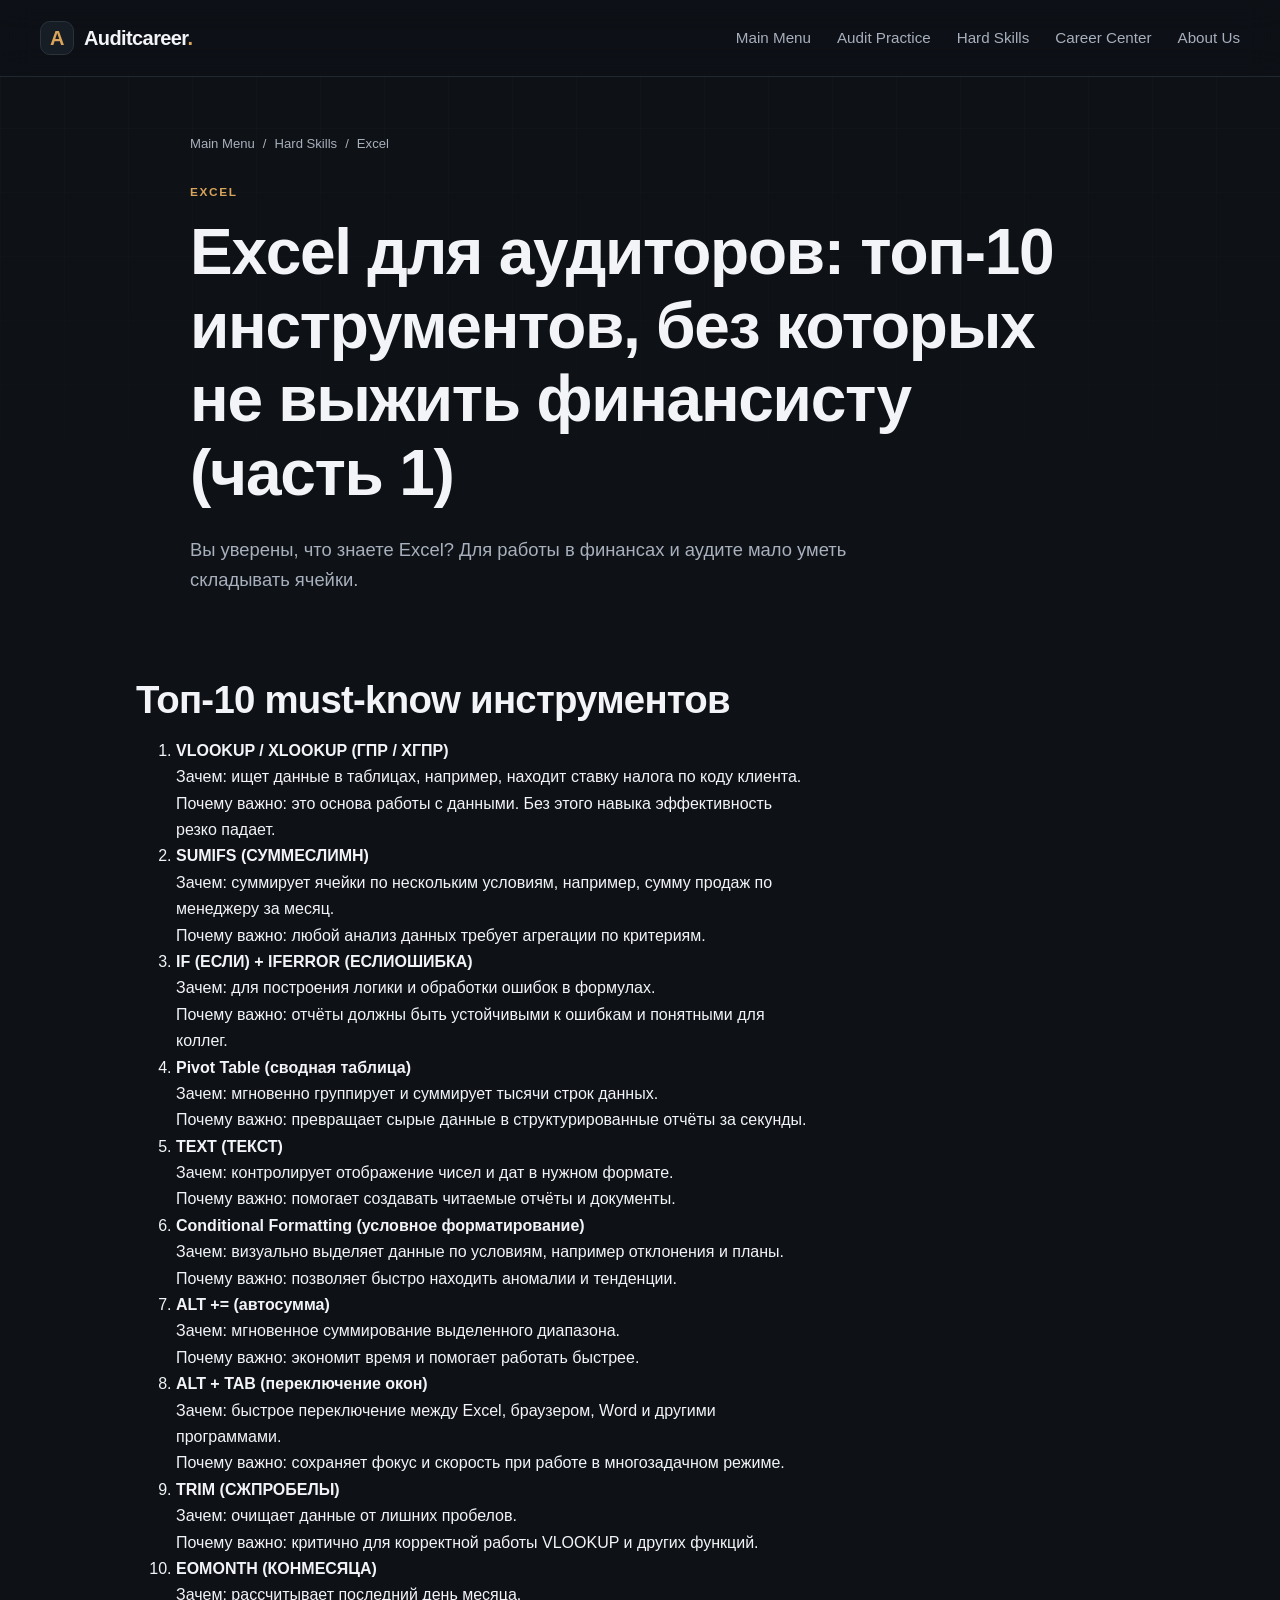
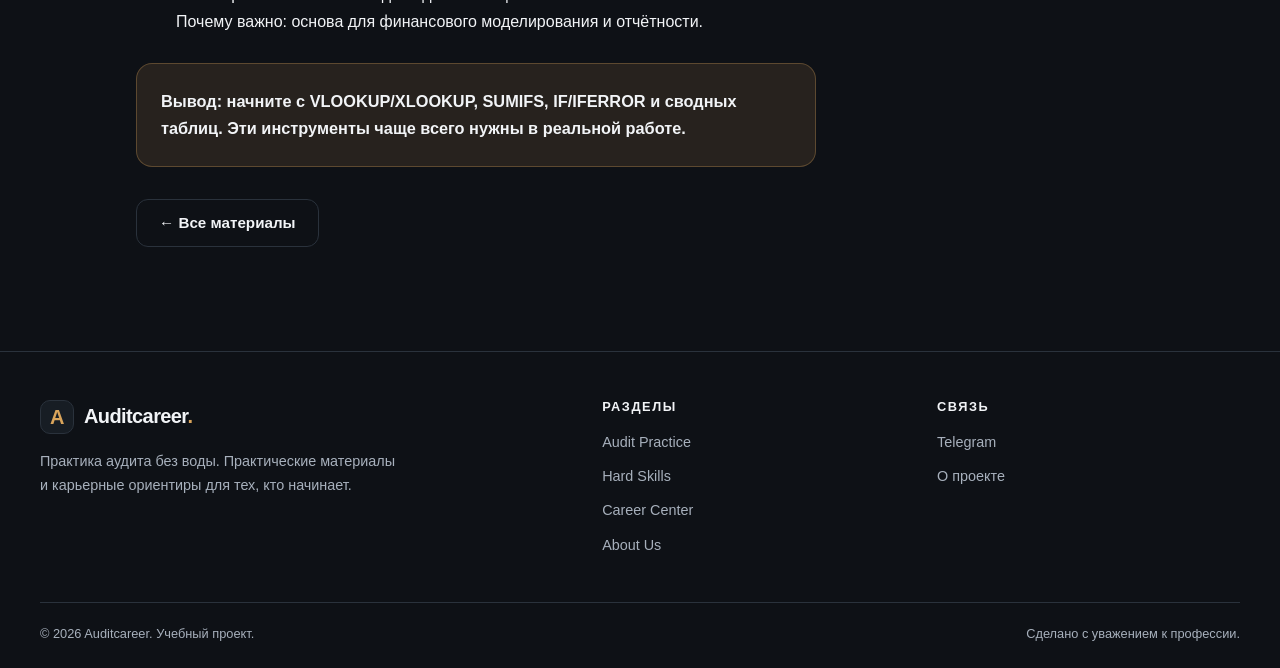
<file: excel-top-10.html>
<!doctype html>
<html lang="ru">
<head>
  <meta charset="utf-8">
  <meta name="viewport" content="width=device-width, initial-scale=1">
  <title>Excel для аудиторов: топ-10 инструментов, без которых не выжить финансисту (часть 1) — Auditcareer</title>
  <meta name="description" content="Практический набор функций, инструментов и горячих клавиш Excel для финансистов и аудиторов.">
  <meta property="og:type" content="website">
  <meta property="og:title" content="Excel для аудиторов: топ-10 инструментов, без которых не выжить финансисту (часть 1) — Auditcareer">
  <meta property="og:description" content="Практический набор функций, инструментов и горячих клавиш Excel для финансистов и аудиторов.">
  <meta property="og:url" content="https://auditcareer.ru/excel-top-10.html">
  <meta property="og:image" content="https://auditcareer.ru/assets/hero.svg">
  <meta name="theme-color" content="#0E1116">
  <link rel="icon" href="assets/favicon.svg" type="image/svg+xml">
  <link rel="stylesheet" href="styles.css">
</head>
<body data-page="tools">
  <a class="skip-link" href="#main">Перейти к содержимому</a>
  <header class="site-header">
    <div class="container header-inner">
      <a class="brand" href="index.html" aria-label="Auditcareer — на главную">
        <span class="brand-mark" aria-hidden="true">A</span>
        <span class="brand-text">Auditcareer<span class="brand-dot">.</span></span>
      </a>
      <button class="menu-toggle" type="button" aria-label="Открыть меню" aria-expanded="false" aria-controls="site-nav">
        <span></span><span></span><span></span>
      </button>
      <nav class="site-nav" id="site-nav" aria-label="Основная навигация">
        <a href="index.html" class="nav-link">Main Menu</a><a href="cases.html" class="nav-link">Audit Practice</a><a href="tools.html" class="nav-link">Hard Skills</a><a href="career.html" class="nav-link">Career Center</a><a href="index.html#about" class="nav-link">About Us</a>
      </nav>
    </div>
  </header>
  <main id="main">
<section class="article-hero">
  <div class="container article-container">
    <nav class="breadcrumbs" aria-label="Хлебные крошки">
      <a href="index.html">Main Menu</a><span>/</span><a href="tools.html">Hard Skills</a><span>/</span><span>Excel</span>
    </nav>
    <p class="eyebrow">Excel</p>
    <h1>Excel для аудиторов: топ-10 инструментов, без которых не выжить финансисту (часть 1)</h1>
    <p class="article-lead">Вы уверены, что знаете Excel? Для работы в финансах и аудите мало уметь складывать ячейки.</p>
  </div>
</section>
<section class="section section-tight">
  <div class="container article-layout">
    <article class="article-body">
<h2>Топ-10 must-know инструментов</h2>
<ol>
<li><strong>VLOOKUP / XLOOKUP (ГПР / XГПР)</strong><br>Зачем: ищет данные в таблицах, например, находит ставку налога по коду клиента.<br>Почему важно: это основа работы с данными. Без этого навыка эффективность резко падает.</li>
<li><strong>SUMIFS (СУММЕСЛИМН)</strong><br>Зачем: суммирует ячейки по нескольким условиям, например, сумму продаж по менеджеру за месяц.<br>Почему важно: любой анализ данных требует агрегации по критериям.</li>
<li><strong>IF (ЕСЛИ) + IFERROR (ЕСЛИОШИБКА)</strong><br>Зачем: для построения логики и обработки ошибок в формулах.<br>Почему важно: отчёты должны быть устойчивыми к ошибкам и понятными для коллег.</li>
<li><strong>Pivot Table (сводная таблица)</strong><br>Зачем: мгновенно группирует и суммирует тысячи строк данных.<br>Почему важно: превращает сырые данные в структурированные отчёты за секунды.</li>
<li><strong>TEXT (ТЕКСТ)</strong><br>Зачем: контролирует отображение чисел и дат в нужном формате.<br>Почему важно: помогает создавать читаемые отчёты и документы.</li>
<li><strong>Conditional Formatting (условное форматирование)</strong><br>Зачем: визуально выделяет данные по условиям, например отклонения и планы.<br>Почему важно: позволяет быстро находить аномалии и тенденции.</li>
<li><strong>ALT += (автосумма)</strong><br>Зачем: мгновенное суммирование выделенного диапазона.<br>Почему важно: экономит время и помогает работать быстрее.</li>
<li><strong>ALT + TAB (переключение окон)</strong><br>Зачем: быстрое переключение между Excel, браузером, Word и другими программами.<br>Почему важно: сохраняет фокус и скорость при работе в многозадачном режиме.</li>
<li><strong>TRIM (СЖПРОБЕЛЫ)</strong><br>Зачем: очищает данные от лишних пробелов.<br>Почему важно: критично для корректной работы VLOOKUP и других функций.</li>
<li><strong>EOMONTH (КОНМЕСЯЦА)</strong><br>Зачем: рассчитывает последний день месяца.<br>Почему важно: основа для финансового моделирования и отчётности.</li>
</ol>
<div class="article-conclusion"><p>Вывод: начните с VLOOKUP/XLOOKUP, SUMIFS, IF/IFERROR и сводных таблиц. Эти инструменты чаще всего нужны в реальной работе.</p></div>
      <div class="article-nav">
        <a class="btn btn-ghost" href="tools.html">← Все материалы</a>
      </div>
    </article>
  </div>
</section>
  </main>
  <footer class="site-footer">
    <div class="container footer-grid">
      <div>
        <a class="brand" href="index.html" aria-label="Auditcareer — на главную">
          <span class="brand-mark" aria-hidden="true">A</span>
          <span class="brand-text">Auditcareer<span class="brand-dot">.</span></span>
        </a>
        <p class="footer-note">Практика аудита без воды. Практические материалы и карьерные ориентиры для тех, кто начинает.</p>
      </div>
      <div>
        <h2 class="footer-title">Разделы</h2>
        <ul class="footer-links">
          <li><a href="cases.html">Audit Practice</a></li>
          <li><a href="tools.html">Hard Skills</a></li>
          <li><a href="career.html">Career Center</a></li>
          <li><a href="index.html#about">About Us</a></li>
        </ul>
      </div>
      <div>
        <h2 class="footer-title">Связь</h2>
        <ul class="footer-links">
          <li><a href="https://t.me/" target="_blank" rel="noopener">Telegram</a></li>
          <li><a href="index.html#about">О проекте</a></li>
        </ul>
      </div>
    </div>
    <div class="container footer-bottom">
      <span>© 2026 Auditcareer. Учебный проект.</span>
      <span>Сделано с уважением к профессии.</span>
    </div>
  </footer>
  <button class="to-top" type="button" aria-label="Наверх">↑</button>
  <script src="script.js"></script>
</body>
</html>
</file>
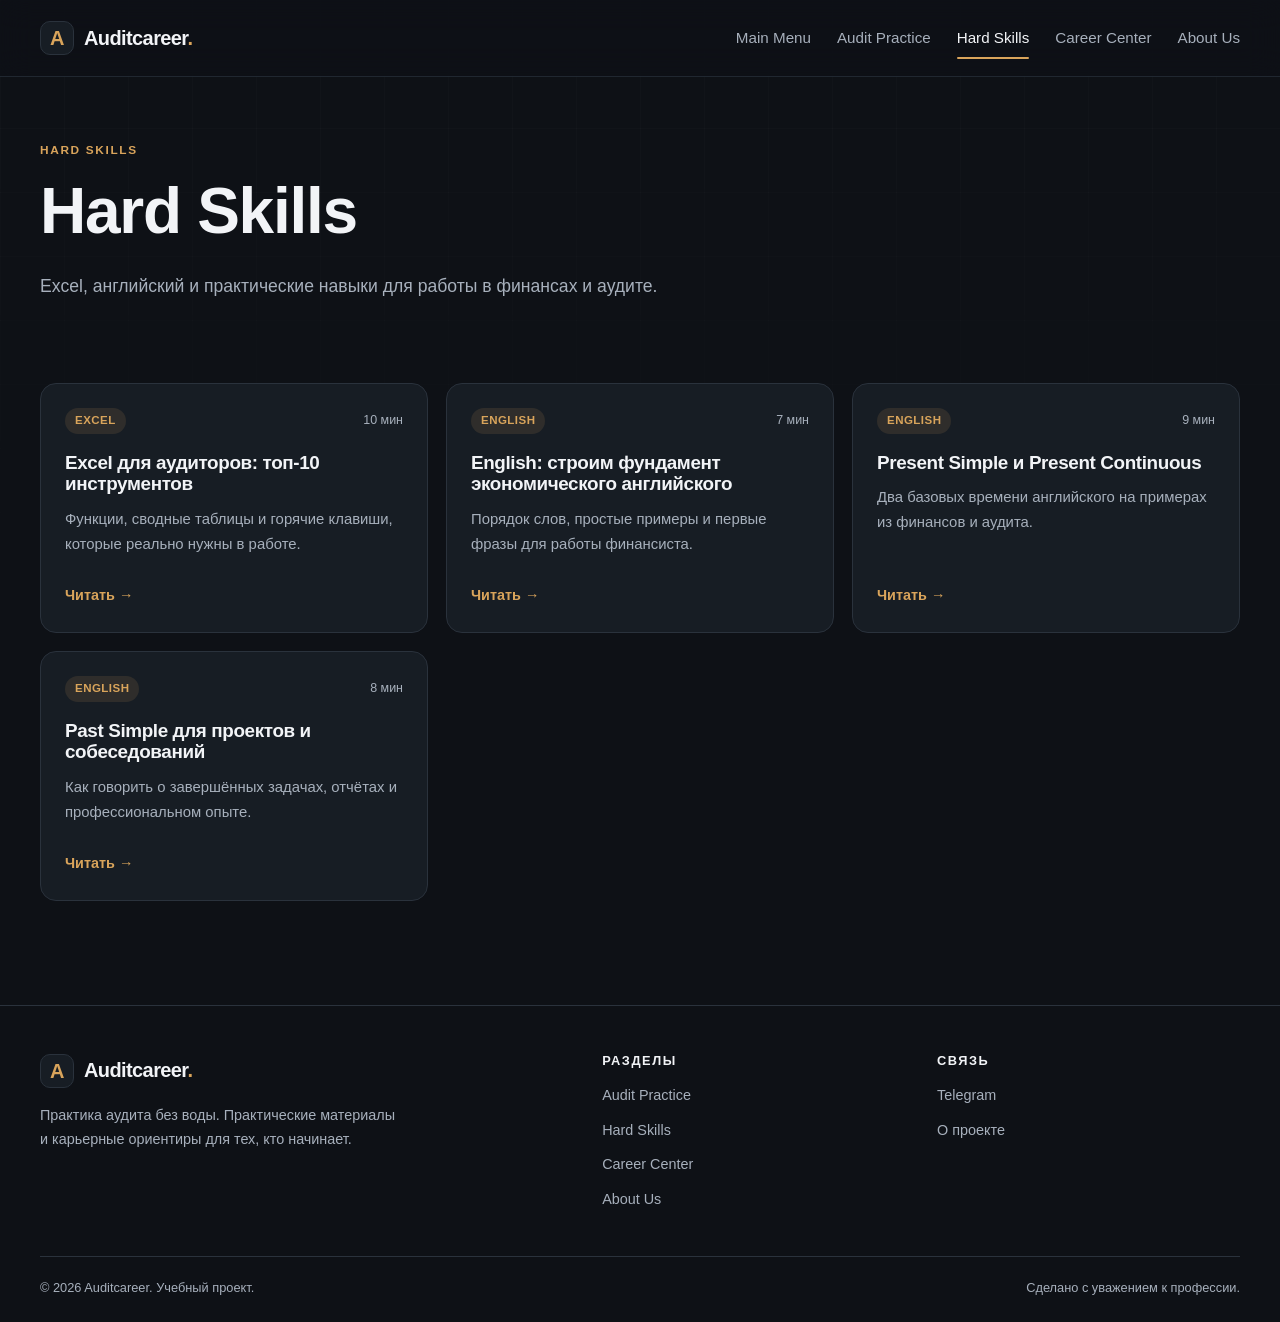
<file: tools.html>
<!doctype html>
<html lang="ru">
<head>
  <meta charset="utf-8">
  <meta name="viewport" content="width=device-width, initial-scale=1">
  <title>Hard Skills — Auditcareer</title>
  <meta name="description" content="Excel, английский и практические навыки для работы в финансах и аудите.">
  <meta property="og:type" content="website">
  <meta property="og:title" content="Hard Skills — Auditcareer">
  <meta property="og:description" content="Excel, английский и практические навыки для работы в финансах и аудите.">
  <meta property="og:url" content="https://auditcareer.ru/tools.html">
  <meta property="og:image" content="https://auditcareer.ru/assets/hero.svg">
  <meta name="theme-color" content="#0E1116">
  <link rel="icon" href="assets/favicon.svg" type="image/svg+xml">
  <link rel="stylesheet" href="styles.css">
  
</head>
<body data-page="tools">
  <a class="skip-link" href="#main">Перейти к содержимому</a>
  <header class="site-header">
    <div class="container header-inner">
      <a class="brand" href="index.html" aria-label="Auditcareer — на главную">
        <span class="brand-mark" aria-hidden="true">A</span>
        <span class="brand-text">Auditcareer<span class="brand-dot">.</span></span>
      </a>
      <button class="menu-toggle" type="button" aria-label="Открыть меню" aria-expanded="false" aria-controls="site-nav">
        <span></span><span></span><span></span>
      </button>
      <nav class="site-nav" id="site-nav" aria-label="Основная навигация">
        <a href="index.html" class="nav-link" aria-current="">Main Menu</a><a href="cases.html" class="nav-link" aria-current="">Audit Practice</a><a href="tools.html" class="nav-link is-active" aria-current="page">Hard Skills</a><a href="career.html" class="nav-link" aria-current="">Career Center</a><a href="index.html#about" class="nav-link" aria-current="">About Us</a>
      </nav>
    </div>
  </header>
  <main id="main">
<section class="page-hero">
  <div class="container">
    <p class="eyebrow">Hard Skills</p>
    <h1>Hard Skills</h1>
    <p class="page-lead">Excel, английский и практические навыки для работы в финансах и аудите.</p>
  </div>
</section>
<section class="section section-tight">
  <div class="container">
    <div class="card-grid">
      <article class="article-card">
        <div class="card-top"><span class="tag">Excel</span><span class="read-time">10 мин</span></div>
        <h2><a href="excel-top-10.html">Excel для аудиторов: топ-10 инструментов</a></h2>
        <p>Функции, сводные таблицы и горячие клавиши, которые реально нужны в работе.</p>
        <a class="card-link" href="excel-top-10.html">Читать →</a>
      </article>
      <article class="article-card">
        <div class="card-top"><span class="tag">English</span><span class="read-time">7 мин</span></div>
        <h2><a href="english-foundations.html">English: строим фундамент экономического английского</a></h2>
        <p>Порядок слов, простые примеры и первые фразы для работы финансиста.</p>
        <a class="card-link" href="english-foundations.html">Читать →</a>
      </article>
      <article class="article-card">
        <div class="card-top"><span class="tag">English</span><span class="read-time">9 мин</span></div>
        <h2><a href="english-present-tenses.html">Present Simple и Present Continuous</a></h2>
        <p>Два базовых времени английского на примерах из финансов и аудита.</p>
        <a class="card-link" href="english-present-tenses.html">Читать →</a>
      </article>
      <article class="article-card">
        <div class="card-top"><span class="tag">English</span><span class="read-time">8 мин</span></div>
        <h2><a href="english-past-simple.html">Past Simple для проектов и собеседований</a></h2>
        <p>Как говорить о завершённых задачах, отчётах и профессиональном опыте.</p>
        <a class="card-link" href="english-past-simple.html">Читать →</a>
      </article>
    </div>
  </div>
</section>
  </main>
  <footer class="site-footer">
    <div class="container footer-grid">
      <div>
        <a class="brand" href="index.html" aria-label="Auditcareer — на главную">
          <span class="brand-mark" aria-hidden="true">A</span>
          <span class="brand-text">Auditcareer<span class="brand-dot">.</span></span>
        </a>
        <p class="footer-note">Практика аудита без воды. Практические материалы и карьерные ориентиры для тех, кто начинает.</p>
      </div>
      <div>
        <h2 class="footer-title">Разделы</h2>
        <ul class="footer-links">
          <li><a href="cases.html">Audit Practice</a></li>
          <li><a href="tools.html">Hard Skills</a></li>
          <li><a href="career.html">Career Center</a></li>
          <li><a href="index.html#about">About Us</a></li>
        </ul>
      </div>
      <div>
        <h2 class="footer-title">Связь</h2>
        <ul class="footer-links">
          <li><a href="https://t.me/" target="_blank" rel="noopener">Telegram</a></li>
          <li><a href="index.html#about">О проекте</a></li>
        </ul>
      </div>
    </div>
    <div class="container footer-bottom">
      <span>© 2026 Auditcareer. Учебный проект.</span>
      <span>Сделано с уважением к профессии.</span>
    </div>
  </footer>
  <button class="to-top" type="button" aria-label="Наверх">↑</button>
  <script src="script.js"></script>
</body>
</html>
</file>
<file: styles.css>
:root {
  --bg: #0E1116;
  --surface: #171D24;
  --surface-2: #11151B;
  --border: #2A323C;
  --text: #F2F4F7;
  --muted: #A7B0BC;
  --accent: #D9A45B;
  --accent-soft: rgba(217, 164, 91, .12);
  --danger: #E07A5F;
  --success: #6FCF97;
  --radius: 16px;
  --radius-sm: 12px;
  --shadow: 0 18px 50px rgba(0, 0, 0, .28);
  --font: "Manrope", "Inter", -apple-system, BlinkMacSystemFont, "Segoe UI", sans-serif;
  --serif: "Lora", Georgia, "Times New Roman", serif;
}

* { box-sizing: border-box; }
html { scroll-behavior: smooth; }
body {
  margin: 0;
  background: var(--bg);
  color: var(--text);
  font-family: var(--font);
  font-size: 16px;
  line-height: 1.65;
  -webkit-font-smoothing: antialiased;
}
body::before {
  content: "";
  position: fixed;
  inset: 0;
  pointer-events: none;
  background-image:
    linear-gradient(rgba(255,255,255,.018) 1px, transparent 1px),
    linear-gradient(90deg, rgba(255,255,255,.018) 1px, transparent 1px);
  background-size: 64px 64px;
  mask-image: linear-gradient(to bottom, black, transparent 70%);
  z-index: -1;
}
img { max-width: 100%; display: block; }
a { color: inherit; text-decoration: none; }
button, input { font: inherit; }
button { cursor: pointer; }
h1, h2, h3, p { margin-top: 0; }
h1, h2, h3 { line-height: 1.15; letter-spacing: -.02em; }
h1 { font-size: clamp(2.4rem, 5vw, 4.6rem); margin-bottom: 24px; }
h2 { font-size: clamp(1.6rem, 3vw, 2.4rem); margin-bottom: 16px; }
h3 { font-size: 1.2rem; margin-bottom: 12px; }
p { color: var(--muted); }
.container { width: min(1200px, calc(100% - 48px)); margin: 0 auto; }
.skip-link {
  position: absolute; left: 16px; top: -80px; z-index: 100;
  background: var(--accent); color: #111; padding: 10px 16px; border-radius: 8px;
}
.skip-link:focus { top: 16px; }

.site-header {
  position: sticky; top: 0; z-index: 50;
  background: rgba(14, 17, 22, .82);
  backdrop-filter: blur(16px);
  border-bottom: 1px solid rgba(42, 50, 60, .7);
}
.header-inner { display: flex; align-items: center; justify-content: space-between; min-height: 76px; gap: 24px; }
.brand { display: inline-flex; align-items: center; gap: 10px; font-weight: 800; letter-spacing: -.03em; font-size: 1.25rem; }
.brand-mark {
  width: 34px; height: 34px; display: grid; place-items: center;
  border: 1px solid var(--border); border-radius: 10px;
  color: var(--accent); font-weight: 800; background: var(--surface);
}
.brand-dot { color: var(--accent); }
.site-nav { display: flex; align-items: center; gap: 26px; }
.nav-link { color: var(--muted); font-size: .95rem; transition: color .2s ease; }
.nav-link:hover, .nav-link.is-active { color: var(--text); }
.nav-link.is-active { position: relative; }
.nav-link.is-active::after {
  content: ""; position: absolute; left: 0; right: 0; bottom: -8px; height: 2px; background: var(--accent); border-radius: 2px;
}
.menu-toggle { display: none; background: none; border: 0; padding: 8px; }
.menu-toggle span { display: block; width: 24px; height: 2px; background: var(--text); margin: 5px 0; transition: .2s; }

.btn {
  display: inline-flex; align-items: center; justify-content: center; gap: 8px;
  min-height: 48px; padding: 0 22px; border-radius: 12px;
  border: 1px solid transparent; font-weight: 700; font-size: .95rem;
  transition: transform .2s ease, background .2s ease, border-color .2s ease, color .2s ease;
}
.btn:hover { transform: translateY(-2px); }
.btn-accent { background: var(--accent); color: #15110A; }
.btn-accent:hover { background: #E4B574; }
.btn-ghost { background: transparent; color: var(--text); border-color: var(--border); }
.btn-ghost:hover { border-color: var(--accent); color: var(--accent); }
.btn-small { min-height: 40px; padding: 0 16px; font-size: .88rem; border-radius: 10px; }
.text-link { color: var(--accent); font-weight: 700; font-size: .95rem; }

.hero { padding: 72px 0 48px; }
.hero-grid { display: grid; grid-template-columns: 1.05fr .95fr; gap: 48px; align-items: center; }
.eyebrow {
  color: var(--accent); text-transform: uppercase; letter-spacing: .14em;
  font-size: .74rem; font-weight: 800; margin-bottom: 14px;
}
.hero-lead { font-size: 1.15rem; max-width: 560px; margin-bottom: 30px; }
.hero-actions { display: flex; flex-wrap: wrap; gap: 12px; margin-bottom: 34px; }
.hero-meta { display: flex; flex-wrap: wrap; gap: 24px; color: var(--muted); font-size: .9rem; }
.hero-meta strong { color: var(--text); }
.hero-art { position: relative; }
.hero-art::before {
  content: ""; position: absolute; inset: 12% 8%; background: var(--accent-soft);
  filter: blur(60px); border-radius: 50%; z-index: -1;
}
.hero-art img { border-radius: 24px; border: 1px solid var(--border); box-shadow: var(--shadow); }

.section { padding: 72px 0; }
.section-tight { padding: 40px 0 64px; }
.section-head { display: flex; justify-content: space-between; align-items: end; gap: 24px; margin-bottom: 32px; }
.section-note { max-width: 380px; margin: 0; font-size: .95rem; }
.feature-grid { display: grid; grid-template-columns: repeat(4, 1fr); gap: 16px; }
.feature-card {
  background: linear-gradient(180deg, rgba(23,29,36,.9), rgba(17,21,27,.9));
  border: 1px solid var(--border); border-radius: var(--radius);
  padding: 24px; transition: border-color .2s ease, transform .2s ease;
}
.feature-card:hover { border-color: rgba(217,164,91,.55); transform: translateY(-4px); }
.feature-icon {
  display: inline-grid; place-items: center; width: 40px; height: 40px;
  border-radius: 10px; background: var(--accent-soft); color: var(--accent);
  font-weight: 800; font-size: .8rem; margin-bottom: 20px;
}
.feature-card p { font-size: .93rem; margin-bottom: 18px; }
.card-link { color: var(--accent); font-weight: 700; font-size: .9rem; }

.card-grid { display: grid; grid-template-columns: repeat(3, 1fr); gap: 18px; }
.article-card {
  background: var(--surface); border: 1px solid var(--border); border-radius: var(--radius);
  padding: 24px; display: flex; flex-direction: column; min-height: 250px;
  transition: border-color .2s ease, transform .2s ease;
}
.article-card:hover { border-color: rgba(217,164,91,.5); transform: translateY(-4px); }
.card-top { display: flex; justify-content: space-between; align-items: center; gap: 12px; margin-bottom: 18px; }
.tag {
  display: inline-flex; align-items: center; min-height: 26px; padding: 0 10px;
  border-radius: 999px; background: var(--accent-soft); color: var(--accent);
  font-size: .72rem; font-weight: 800; letter-spacing: .04em; text-transform: uppercase;
}
.read-time { color: var(--muted); font-size: .78rem; }
.article-card h3, .article-card h2 { font-size: 1.18rem; margin-bottom: 12px; }
.article-card h3 a:hover, .article-card h2 a:hover { color: var(--accent); }
.article-card p { font-size: .93rem; margin-bottom: 20px; }
.article-card .card-link { margin-top: auto; }

.cta-band {
  display: flex; justify-content: space-between; align-items: center; gap: 32px;
  background: linear-gradient(120deg, rgba(217,164,91,.14), rgba(23,29,36,.9) 55%);
  border: 1px solid rgba(217,164,91,.3); border-radius: 24px; padding: 40px;
}
.cta-band h2 { margin-bottom: 10px; }
.cta-band p { margin-bottom: 0; max-width: 620px; }
.cta-actions { display: flex; flex-direction: column; align-items: flex-start; gap: 10px; flex-shrink: 0; }
.cta-note { color: var(--muted); font-size: .8rem; }

.about-grid { display: grid; grid-template-columns: 1.15fr .85fr; gap: 24px; align-items: stretch; }
.about-card, .quote-card {
  background: var(--surface); border: 1px solid var(--border); border-radius: 24px; padding: 40px;
}
.about-card p { max-width: 620px; }
.quote-card { display: flex; flex-direction: column; justify-content: center; background: var(--surface-2); }
.quote-mark { font-family: var(--serif); font-size: 4rem; line-height: 1; color: var(--accent); margin-bottom: 8px; }
blockquote { margin: 0 0 18px; font-family: var(--serif); font-size: 1.35rem; line-height: 1.45; color: var(--text); }
.quote-author { color: var(--muted); font-size: .85rem; margin: 0; }

.page-hero { padding: 64px 0 24px; }
.page-lead { max-width: 680px; font-size: 1.1rem; }
.filter-bar { display: flex; flex-wrap: wrap; gap: 8px; margin-bottom: 28px; }
.filter-btn {
  min-height: 40px; padding: 0 16px; border-radius: 999px;
  background: transparent; color: var(--muted); border: 1px solid var(--border);
  font-size: .88rem; font-weight: 700; transition: .2s;
}
.filter-btn:hover, .filter-btn.is-active { background: var(--accent); border-color: var(--accent); color: #15110A; }
.empty-state { text-align: center; padding: 40px; color: var(--muted); }

.tool-grid { display: grid; grid-template-columns: repeat(3, 1fr); gap: 18px; }
.tool-card {
  background: var(--surface); border: 1px solid var(--border); border-radius: var(--radius);
  padding: 26px; display: flex; flex-direction: column; min-height: 270px;
}
.tool-icon {
  width: 44px; height: 44px; display: grid; place-items: center; border-radius: 12px;
  background: var(--accent-soft); color: var(--accent); font-weight: 800; margin-bottom: 20px;
}
.tool-card h2 { font-size: 1.15rem; }
.tool-card p { font-size: .92rem; }
.tool-bottom { margin-top: auto; display: flex; justify-content: space-between; align-items: center; gap: 12px; }

.article-hero { padding: 56px 0 24px; }
.article-container { max-width: 900px; }
.breadcrumbs { display: flex; flex-wrap: wrap; gap: 8px; color: var(--muted); font-size: .82rem; margin-bottom: 28px; }
.breadcrumbs a:hover { color: var(--accent); }
.article-lead { font-size: 1.15rem; max-width: 720px; }
.article-layout { display: grid; grid-template-columns: minmax(0, 680px) 280px; gap: 48px; justify-content: center; }
.article-body p { font-size: 1.02rem; }
.callout, .warning, .article-conclusion {
  border-radius: var(--radius); padding: 24px; margin: 28px 0;
}
.callout { background: var(--surface); border: 1px solid var(--border); }
.callout h2, .warning h2 { font-size: 1.05rem; margin-bottom: 14px; }
.check-list { list-style: none; padding: 0; margin: 0; }
.check-list li { position: relative; padding-left: 28px; margin-bottom: 10px; color: var(--muted); }
.check-list li::before { content: "✓"; position: absolute; left: 0; color: var(--success); font-weight: 800; }
.warning { background: rgba(224,122,95,.08); border: 1px solid rgba(224,122,95,.35); border-left: 4px solid var(--danger); }
.warning p { margin-bottom: 0; }
.article-conclusion { background: var(--accent-soft); border: 1px solid rgba(217,164,91,.3); }
.article-conclusion p { color: var(--text); margin: 0; font-weight: 600; }
.article-nav { display: flex; flex-wrap: wrap; gap: 12px; margin-top: 32px; }
.article-aside { display: flex; flex-direction: column; gap: 16px; }
.aside-card { background: var(--surface); border: 1px solid var(--border); border-radius: var(--radius); padding: 22px; position: sticky; top: 100px; }
.aside-card h2 { font-size: 1rem; }
.toc { padding-left: 18px; margin: 0; color: var(--muted); font-size: .9rem; }
.toc li { margin-bottom: 8px; }
.toc a:hover { color: var(--accent); }
.aside-accent { background: linear-gradient(160deg, rgba(217,164,91,.14), var(--surface)); border-color: rgba(217,164,91,.3); position: static; }

.site-footer { border-top: 1px solid var(--border); padding: 48px 0 24px; margin-top: 40px; }
.footer-grid { display: grid; grid-template-columns: 1.4fr .8fr .8fr; gap: 32px; }
.footer-note { max-width: 360px; font-size: .9rem; margin-top: 16px; }
.footer-title { font-size: .8rem; text-transform: uppercase; letter-spacing: .12em; color: var(--text); margin-bottom: 14px; }
.footer-links { list-style: none; padding: 0; margin: 0; }
.footer-links li { margin-bottom: 8px; }
.footer-links a { color: var(--muted); font-size: .9rem; }
.footer-links a:hover { color: var(--accent); }
.footer-bottom { display: flex; justify-content: space-between; gap: 16px; border-top: 1px solid var(--border); margin-top: 36px; padding-top: 20px; color: var(--muted); font-size: .8rem; }

.to-top {
  position: fixed; right: 20px; bottom: 20px; z-index: 40;
  width: 44px; height: 44px; border-radius: 50%;
  border: 1px solid var(--border); background: var(--surface); color: var(--text);
  opacity: 0; pointer-events: none; transition: .2s;
}
.to-top.is-visible { opacity: 1; pointer-events: auto; }
.to-top:hover { border-color: var(--accent); color: var(--accent); }

.modal {
  position: fixed; inset: 0; z-index: 100; display: none;
  align-items: center; justify-content: center; padding: 20px;
  background: rgba(5, 7, 10, .78); backdrop-filter: blur(6px);
}
.modal.is-open { display: flex; }
.modal-card {
  width: min(460px, 100%); background: var(--surface); border: 1px solid var(--border);
  border-radius: 20px; padding: 32px; position: relative; box-shadow: var(--shadow);
}
.modal-card h2 { font-size: 1.5rem; }
.modal-card p { font-size: .92rem; }
.modal-close {
  position: absolute; right: 14px; top: 14px; width: 36px; height: 36px;
  border-radius: 50%; border: 1px solid var(--border); background: transparent; color: var(--text);
}
.modal-close:hover { border-color: var(--accent); color: var(--accent); }
.field { margin: 18px 0; }
.field label { display: block; font-size: .85rem; margin-bottom: 8px; color: var(--text); }
.field input {
  width: 100%; min-height: 48px; padding: 0 14px; border-radius: 10px;
  border: 1px solid var(--border); background: var(--surface-2); color: var(--text);
}
.field input:focus { outline: 2px solid var(--accent); outline-offset: 2px; border-color: transparent; }
.form-message { font-size: .85rem; margin-top: 12px; min-height: 20px; }
.form-message.is-error { color: var(--danger); }
.form-message.is-success { color: var(--success); }
:focus-visible { outline: 2px solid var(--accent); outline-offset: 3px; }

@media (max-width: 980px) {
  .hero-grid, .about-grid, .article-layout { grid-template-columns: 1fr; }
  .hero-art { max-width: 560px; }
  .feature-grid, .tool-grid { grid-template-columns: repeat(2, 1fr); }
  .card-grid { grid-template-columns: repeat(2, 1fr); }
  .article-aside { order: -1; }
  .aside-card { position: static; }
  .cta-band { flex-direction: column; align-items: flex-start; }
}
@media (max-width: 760px) {
  .container { width: min(100% - 32px, 1200px); }
  .header-inner { min-height: 68px; }
  .menu-toggle { display: block; }
  .site-nav {
    position: absolute; top: 68px; left: 16px; right: 16px;
    display: none; flex-direction: column; align-items: stretch; gap: 4px;
    background: var(--surface); border: 1px solid var(--border); border-radius: 16px; padding: 16px;
    box-shadow: var(--shadow);
  }
  .site-nav.is-open { display: flex; }
  .nav-link { padding: 10px 8px; }
  .nav-link.is-active::after { display: none; }
  .site-nav .btn { margin-top: 8px; }
  .hero { padding: 44px 0 24px; }
  .hero-grid { gap: 28px; }
  .hero-actions .btn { width: 100%; }
  .hero-meta { gap: 14px; flex-direction: column; }
  .section { padding: 48px 0; }
  .section-head { flex-direction: column; align-items: flex-start; }
  .feature-grid, .card-grid, .tool-grid { grid-template-columns: 1fr; }
  .cta-band { padding: 26px; }
  .about-card, .quote-card { padding: 26px; }
  .footer-grid { grid-template-columns: 1fr; }
  .footer-bottom { flex-direction: column; }
  .article-layout { gap: 24px; }
  .article-body p { font-size: 1rem; }
  .modal-card { padding: 26px; }
}
</file>
